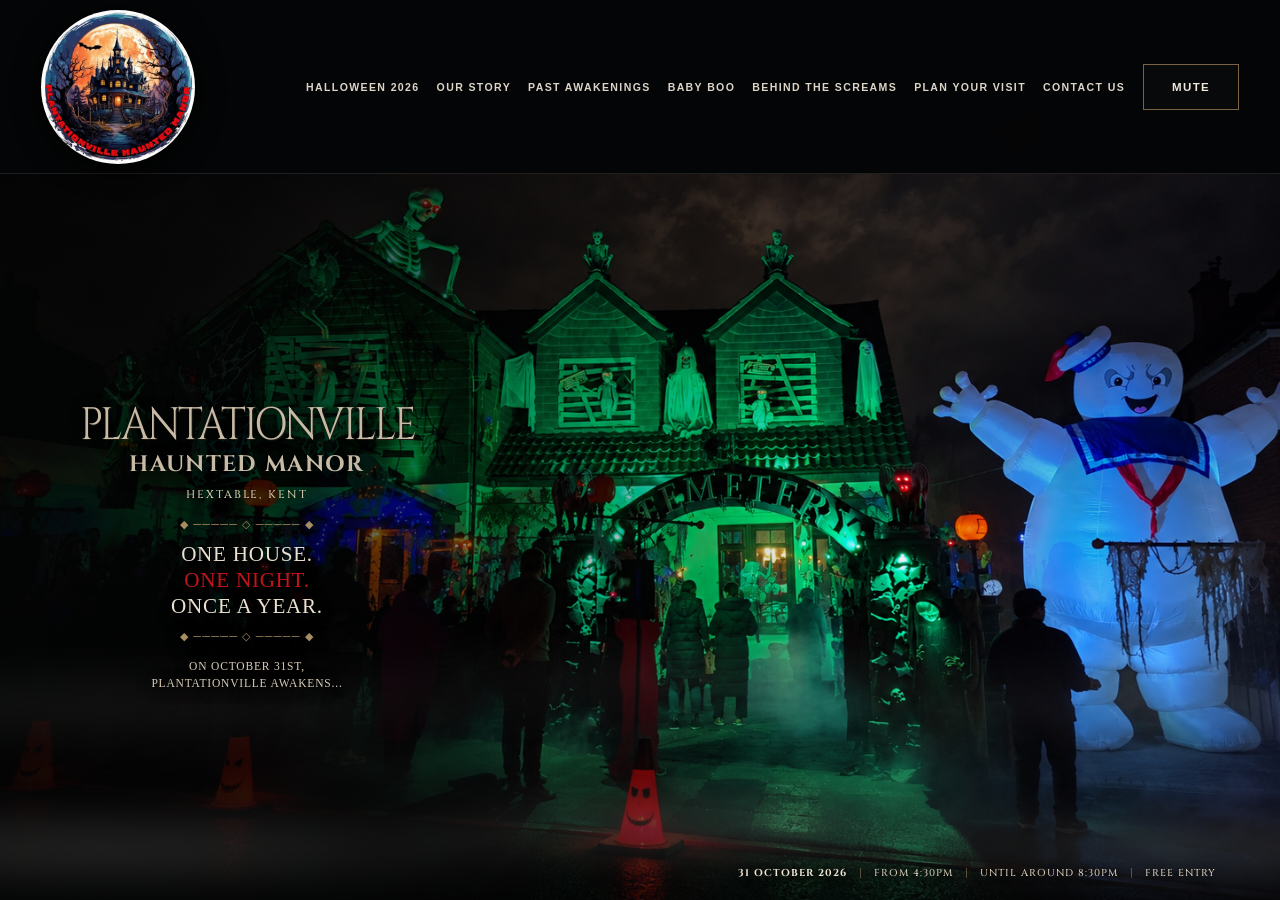
<file: index.html>
<!doctype html><html lang="en-GB"><head><meta charset="utf-8"><meta name="viewport" content="width=device-width,initial-scale=1">
<title>PlantationVille Haunted Manor | Halloween in Hextable, Kent</title><meta name="description" content="Official site of PlantationVille Haunted Manor, a free family Halloween haunt in Hextable, Kent. One night only on 31 October, from 4:30pm."><link rel="icon" href="assets/plantationville-logo.png"><link rel="stylesheet" href="style.css"><link rel="stylesheet" href="home.css"><link rel="canonical" href="https://www.plantationvillehauntedmanor.co.uk/"><meta name="robots" content="index,follow,max-image-preview:large"><meta property="og:site_name" content="PlantationVille Haunted Manor"><meta property="og:type" content="website"><meta property="og:title" content="PlantationVille Haunted Manor | Halloween in Hextable, Kent"><meta property="og:description" content="Official site of PlantationVille Haunted Manor, a free family Halloween haunt in Hextable, Kent. One night only on 31 October, from 4:30pm."><meta property="og:url" content="https://www.plantationvillehauntedmanor.co.uk/"><meta property="og:image" content="https://www.plantationvillehauntedmanor.co.uk/assets/hero-locked.png"><meta name="twitter:card" content="summary_large_image"><meta name="application-name" content="PlantationVille Haunted Manor"><meta name="apple-mobile-web-app-title" content="PlantationVille"><link rel="apple-touch-icon" href="assets/plantationville-logo.png"><script type="application/ld+json">{"@context":"https://schema.org","@type":"TouristAttraction","@id":"https://www.plantationvillehauntedmanor.co.uk/#plantationville","name":"PlantationVille Haunted Manor","alternateName":["Plantationville Haunted Manor","PlantationVille"],"url":"https://www.plantationvillehauntedmanor.co.uk/","description":"A free, family-friendly home Halloween haunt in Hextable, Kent, featuring The Manor and Baby Boo, with mysterious and fantasy-style Halloween displays. Open one night each year on 31 October.","image":"https://www.plantationvillehauntedmanor.co.uk/assets/hero-locked.png","logo":"https://www.plantationvillehauntedmanor.co.uk/assets/plantationville-logo.png","isAccessibleForFree":true,"address":{"@type":"PostalAddress","addressLocality":"Hextable","addressRegion":"Kent","postalCode":"BR8 7SA","addressCountry":"GB"},"sameAs":["https://www.facebook.com/profile.php?id=61552765491682"]}</script><link rel="manifest" href="site.webmanifest"></head>
<body class="home-v11">
<audio id="hauntAudio" preload="auto" autoplay loop><source src="assets/plantationville-main-street.mp3" type="audio/mpeg"></audio>
<header class="site-header"><div class="wrap site-nav"><a class="brand" href="index.html" aria-label="PlantationVille home"><img src="assets/plantationville-logo.png" alt="PlantationVille Haunted Manor logo"></a><button class="menu-toggle" id="menuToggle">MENU</button><nav class="navlinks" id="navLinks"><a href="halloween-2026.html">HALLOWEEN 2026</a><a href="about.html">OUR STORY</a><a href="on-the-night.html">PAST AWAKENINGS</a><a href="baby-boo.html">BABY BOO</a><a href="boo-crew.html">BEHIND THE SCREAMS</a><a href="visiting.html">PLAN YOUR VISIT</a><a href="contact.html">CONTACT US</a></nav><button class="sound" id="soundToggle">MUTE</button></div></header>
<main class="home-stage"><h1 class="seo-page-title">PlantationVille Haunted Manor</h1>
<section class="poster-hero" aria-label="PlantationVille Haunted Manor Halloween 2026">
  <img class="poster-photo" src="assets/hero-locked.png" alt="PlantationVille Haunted Manor illuminated for Halloween with visitors outside">
  <div class="poster-shade"></div><div class="poster-mist mist-a"></div><div class="poster-mist mist-b"></div><div class="poster-copy">
    <div class="manor-title"><span>PLANTATIONVILLE</span><strong>HAUNTED MANOR</strong></div>
    <div class="place">HEXTABLE, KENT</div><div class="ornament">◆ ───── ◇ ───── ◆</div>
    <div class="promise"><span>ONE HOUSE.</span><em>ONE NIGHT.</em><span>ONCE A YEAR.</span></div>
    <div class="ornament">◆ ───── ◇ ───── ◆</div>
    <p class="awakens">ON OCTOBER 31ST,<br>PLANTATIONVILLE AWAKENS...</p>
  </div>
  <div class="event-strip"><strong>31 OCTOBER 2026</strong><span>FROM 4:30PM</span><span>UNTIL AROUND 8:30PM</span><span>FREE ENTRY</span></div>
</section>
</main><script src="site.js"></script><script src="home.js"></script></body></html>
</file>
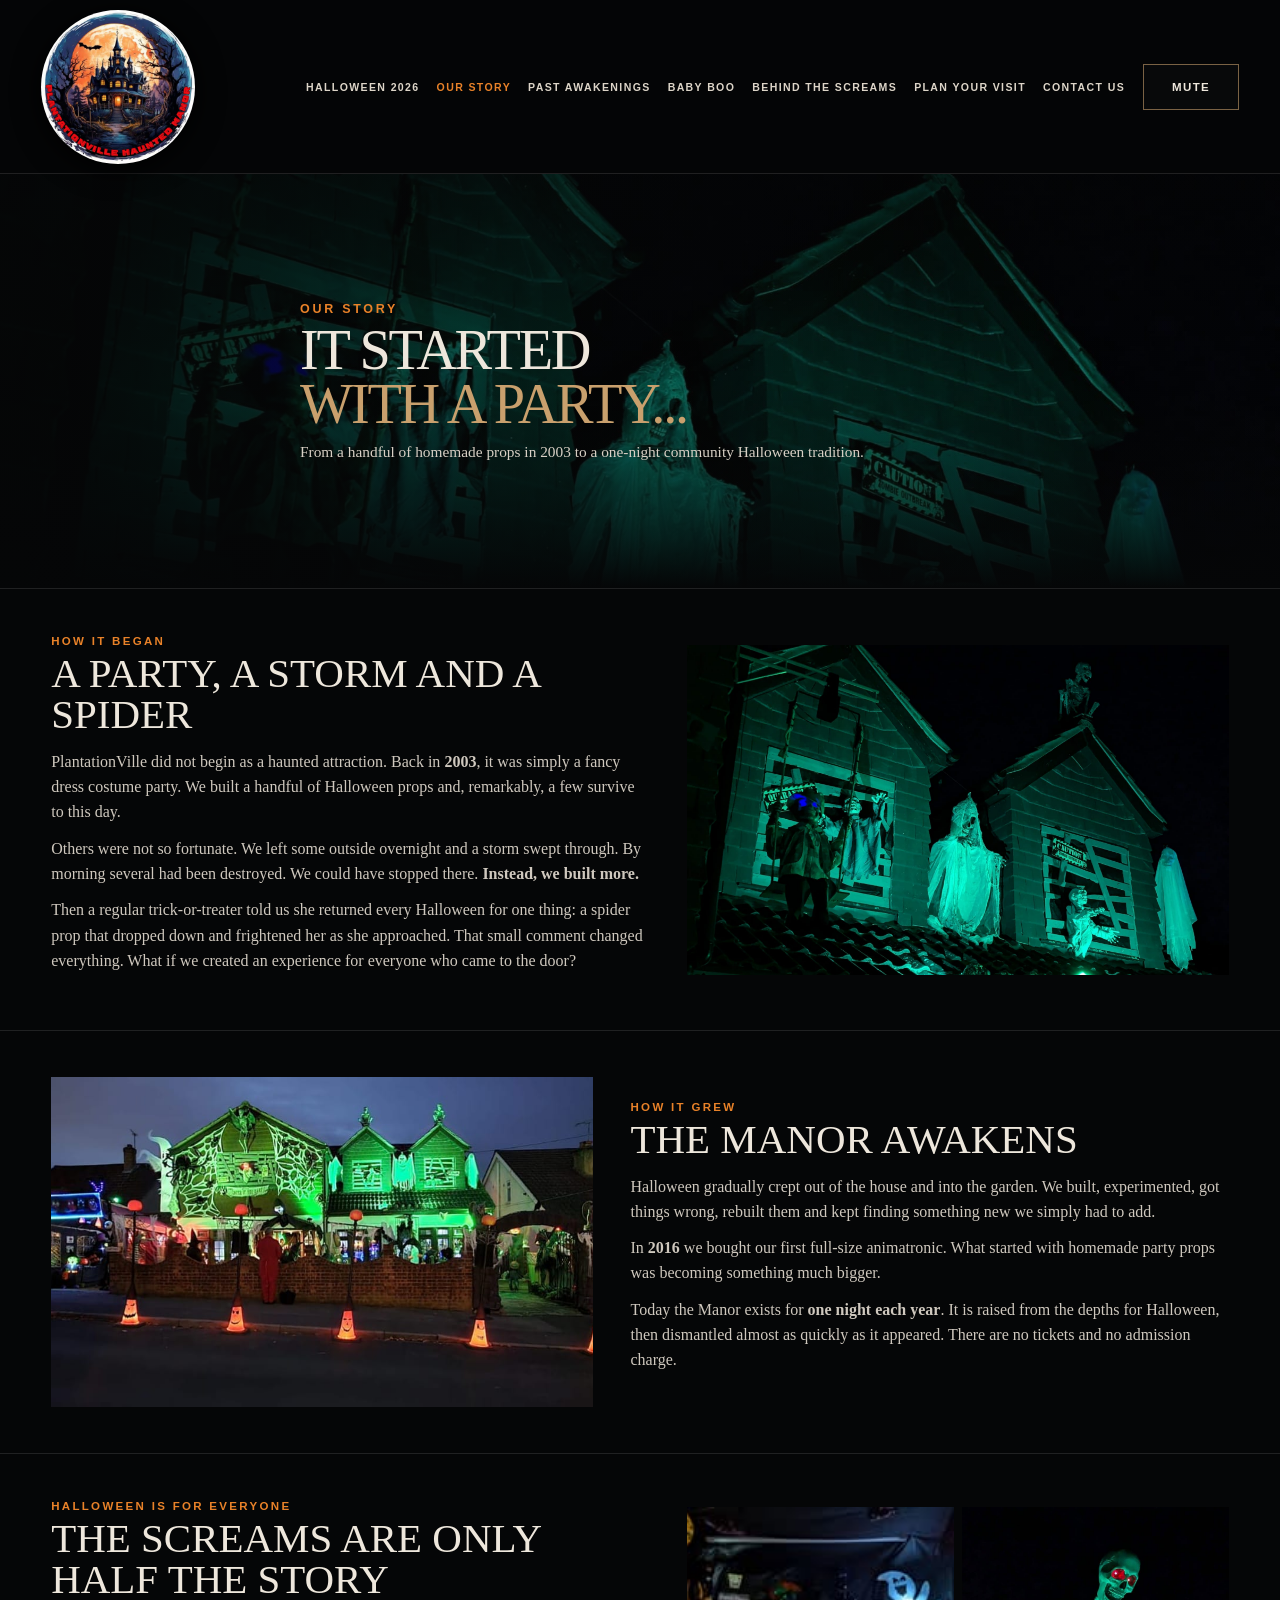
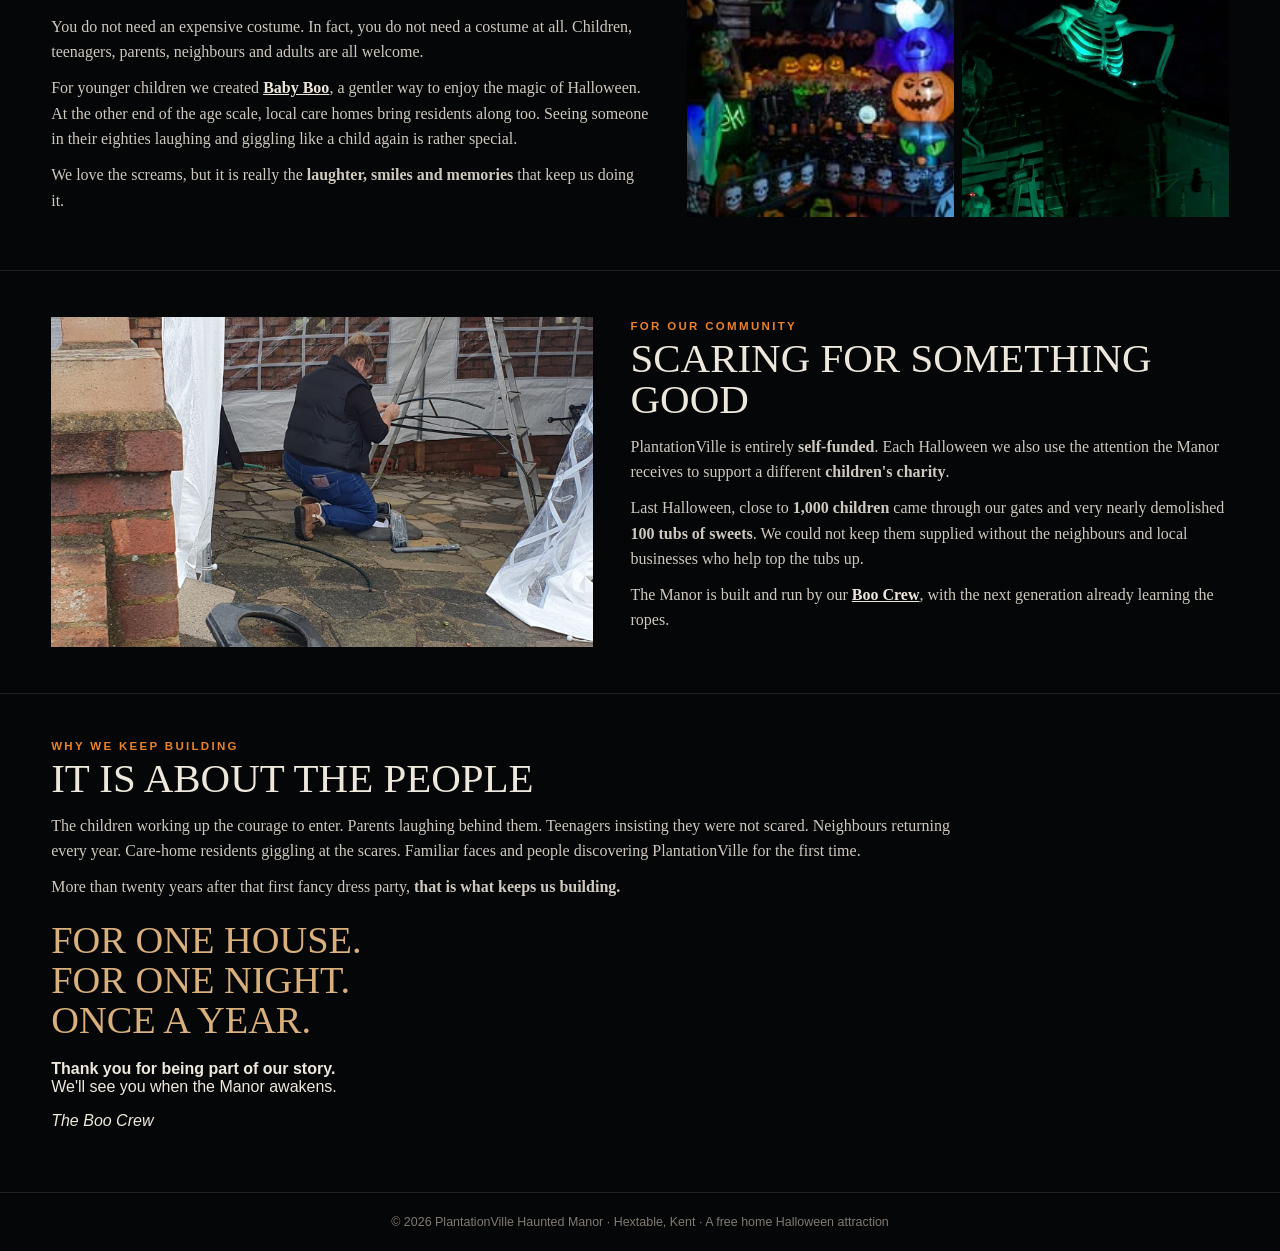
<file: about.html>
<!doctype html><html lang="en-GB"><head><meta charset="utf-8"><meta name="viewport" content="width=device-width,initial-scale=1"><title>Our Story | PlantationVille Haunted Manor, Hextable</title><meta name="description" content="Discover how a 2003 fancy dress party grew into PlantationVille Haunted Manor, a free annual Halloween haunt in Hextable, Kent."><link rel="icon" href="assets/plantationville-logo.png"><link rel="stylesheet" href="style.css"><link rel="canonical" href="https://www.plantationvillehauntedmanor.co.uk/about.html"><meta name="robots" content="index,follow,max-image-preview:large"><meta property="og:site_name" content="PlantationVille Haunted Manor"><meta property="og:type" content="website"><meta property="og:title" content="Our Story | PlantationVille Haunted Manor, Hextable"><meta property="og:description" content="Discover how a 2003 fancy dress party grew into PlantationVille Haunted Manor, a free annual Halloween haunt in Hextable, Kent."><meta property="og:url" content="https://www.plantationvillehauntedmanor.co.uk/about.html"><meta property="og:image" content="https://www.plantationvillehauntedmanor.co.uk/assets/full-frontage.jpg"><meta name="twitter:card" content="summary_large_image"><meta name="application-name" content="PlantationVille Haunted Manor"><meta name="apple-mobile-web-app-title" content="PlantationVille"><link rel="apple-touch-icon" href="assets/plantationville-logo.png"><script type="application/ld+json">{"@context":"https://schema.org","@type":"WebPage","@id":"https://www.plantationvillehauntedmanor.co.uk/about.html#webpage","url":"https://www.plantationvillehauntedmanor.co.uk/about.html","name":"Our Story | PlantationVille Haunted Manor, Hextable","description":"Discover how a 2003 fancy dress party grew into PlantationVille Haunted Manor, a free annual Halloween haunt in Hextable, Kent.","isPartOf":{"@type":"WebSite","@id":"https://www.plantationvillehauntedmanor.co.uk/#website","url":"https://www.plantationvillehauntedmanor.co.uk/","name":"PlantationVille Haunted Manor"},"about":{"@id":"https://www.plantationvillehauntedmanor.co.uk/#plantationville"}}</script><link rel="manifest" href="site.webmanifest"></head><body><audio id="hauntAudio" preload="auto" autoplay loop><source src="assets/plantationville-main-street.mp3" type="audio/mpeg"></audio><header class="site-header"><div class="wrap site-nav"><a class="brand" href="index.html" aria-label="PlantationVille home"><img src="assets/plantationville-logo.png" alt="PlantationVille Haunted Manor logo"></a><button class="menu-toggle" id="menuToggle">MENU</button><nav class="navlinks" id="navLinks"><a href="halloween-2026.html">HALLOWEEN 2026</a><a class="active" href="about.html">OUR STORY</a><a href="on-the-night.html">PAST AWAKENINGS</a><a href="baby-boo.html">BABY BOO</a><a href="boo-crew.html">BEHIND THE SCREAMS</a><a href="visiting.html">PLAN YOUR VISIT</a><a href="contact.html">CONTACT US</a></nav><button class="sound" id="soundToggle">MUTE</button></div></header><main>
<section class="page-hero about"><div class="wrap hero-copy"><div class="eyebrow">Our Story</div><h1>It Started<br><span>With A Party...</span></h1><p>From a handful of homemade props in 2003 to a one-night community Halloween tradition.</p></div></section>
<section class="band"><div class="wrap story-feature"><div class="story-copy"><div class="section-kicker">How It Began</div><h2 class="section-title">A Party, A Storm And A Spider</h2><p>PlantationVille did not begin as a haunted attraction. Back in <strong>2003</strong>, it was simply a fancy dress costume party. We built a handful of Halloween props and, remarkably, a few survive to this day.</p><p>Others were not so fortunate. We left some outside overnight and a storm swept through. By morning several had been destroyed. We could have stopped there. <strong>Instead, we built more.</strong></p><p>Then a regular trick-or-treater told us she returned every Halloween for one thing: a spider prop that dropped down and frightened her as she approached. That small comment changed everything. What if we created an experience for everyone who came to the door?</p></div><img src="assets/gallery-17.jpg" alt="PlantationVille Halloween display at night"></div></section>
<section class="band"><div class="wrap story-feature reverse"><div class="story-copy"><div class="section-kicker">How It Grew</div><h2 class="section-title">The Manor Awakens</h2><p>Halloween gradually crept out of the house and into the garden. We built, experimented, got things wrong, rebuilt them and kept finding something new we simply had to add.</p><p>In <strong>2016</strong> we bought our first full-size animatronic. What started with homemade party props was becoming something much bigger.</p><p>Today the Manor exists for <strong>one night each year</strong>. It is raised from the depths for Halloween, then dismantled almost as quickly as it appeared. There are no tickets and no admission charge.</p></div><img src="assets/full-frontage.jpg" alt="The full PlantationVille Haunted Manor frontage illuminated on Halloween night"></div></section>
<section class="band"><div class="wrap story-feature"><div class="story-copy"><div class="section-kicker">Halloween Is For Everyone</div><h2 class="section-title">The Screams Are Only Half The Story</h2><p>You do not need an expensive costume. In fact, you do not need a costume at all. Children, teenagers, parents, neighbours and adults are all welcome.</p><p>For younger children we created <a href="baby-boo.html"><strong>Baby Boo</strong></a>, a gentler way to enjoy the magic of Halloween. At the other end of the age scale, local care homes bring residents along too. Seeing someone in their eighties laughing and giggling like a child again is rather special.</p><p>We love the screams, but it is really the <strong>laughter, smiles and memories</strong> that keep us doing it.</p></div><div class="story-mini-gallery"><img src="assets/babyboo-1.png" alt="Colourful Baby Boo Halloween display"><img src="assets/night-wide-1.png" alt="Visitors enjoying PlantationVille on Halloween night"></div></div></section>
<section class="band"><div class="wrap story-feature reverse"><div class="story-copy"><div class="section-kicker">For Our Community</div><h2 class="section-title">Scaring For Something Good</h2><p>PlantationVille is entirely <strong>self-funded</strong>. Each Halloween we also use the attention the Manor receives to support a different <strong>children's charity</strong>.</p><p>Last Halloween, close to <strong>1,000 children</strong> came through our gates and very nearly demolished <strong>100 tubs of sweets</strong>. We could not keep them supplied without the neighbours and local businesses who help top the tubs up.</p><p>The Manor is built and run by our <a href="boo-crew.html"><strong>Boo Crew</strong></a>, with the next generation already learning the ropes.</p></div><img src="assets/boo-crew-3.jpg" alt="The Boo Crew preparing PlantationVille"></div></section>
<section class="band story-finale"><div class="wrap"><div class="section-kicker">Why We Keep Building</div><h2 class="section-title">It Is About The People</h2><p class="story-final-text">The children working up the courage to enter. Parents laughing behind them. Teenagers insisting they were not scared. Neighbours returning every year. Care-home residents giggling at the scares. Familiar faces and people discovering PlantationVille for the first time.</p><p class="story-final-text">More than twenty years after that first fancy dress party, <strong>that is what keeps us building.</strong></p><p class="story-closing">For one house.<br>For one night.<br>Once a year.</p><p><strong>Thank you for being part of our story.</strong><br>We'll see you when the Manor awakens.</p><p><em>The Boo Crew</em></p></div></section>
</main><footer><div class="wrap">© 2026 PlantationVille Haunted Manor · Hextable, Kent · A free home Halloween attraction</div></footer><script src="media-catalog.js"></script><script src="site.js"></script></body></html>
</file>
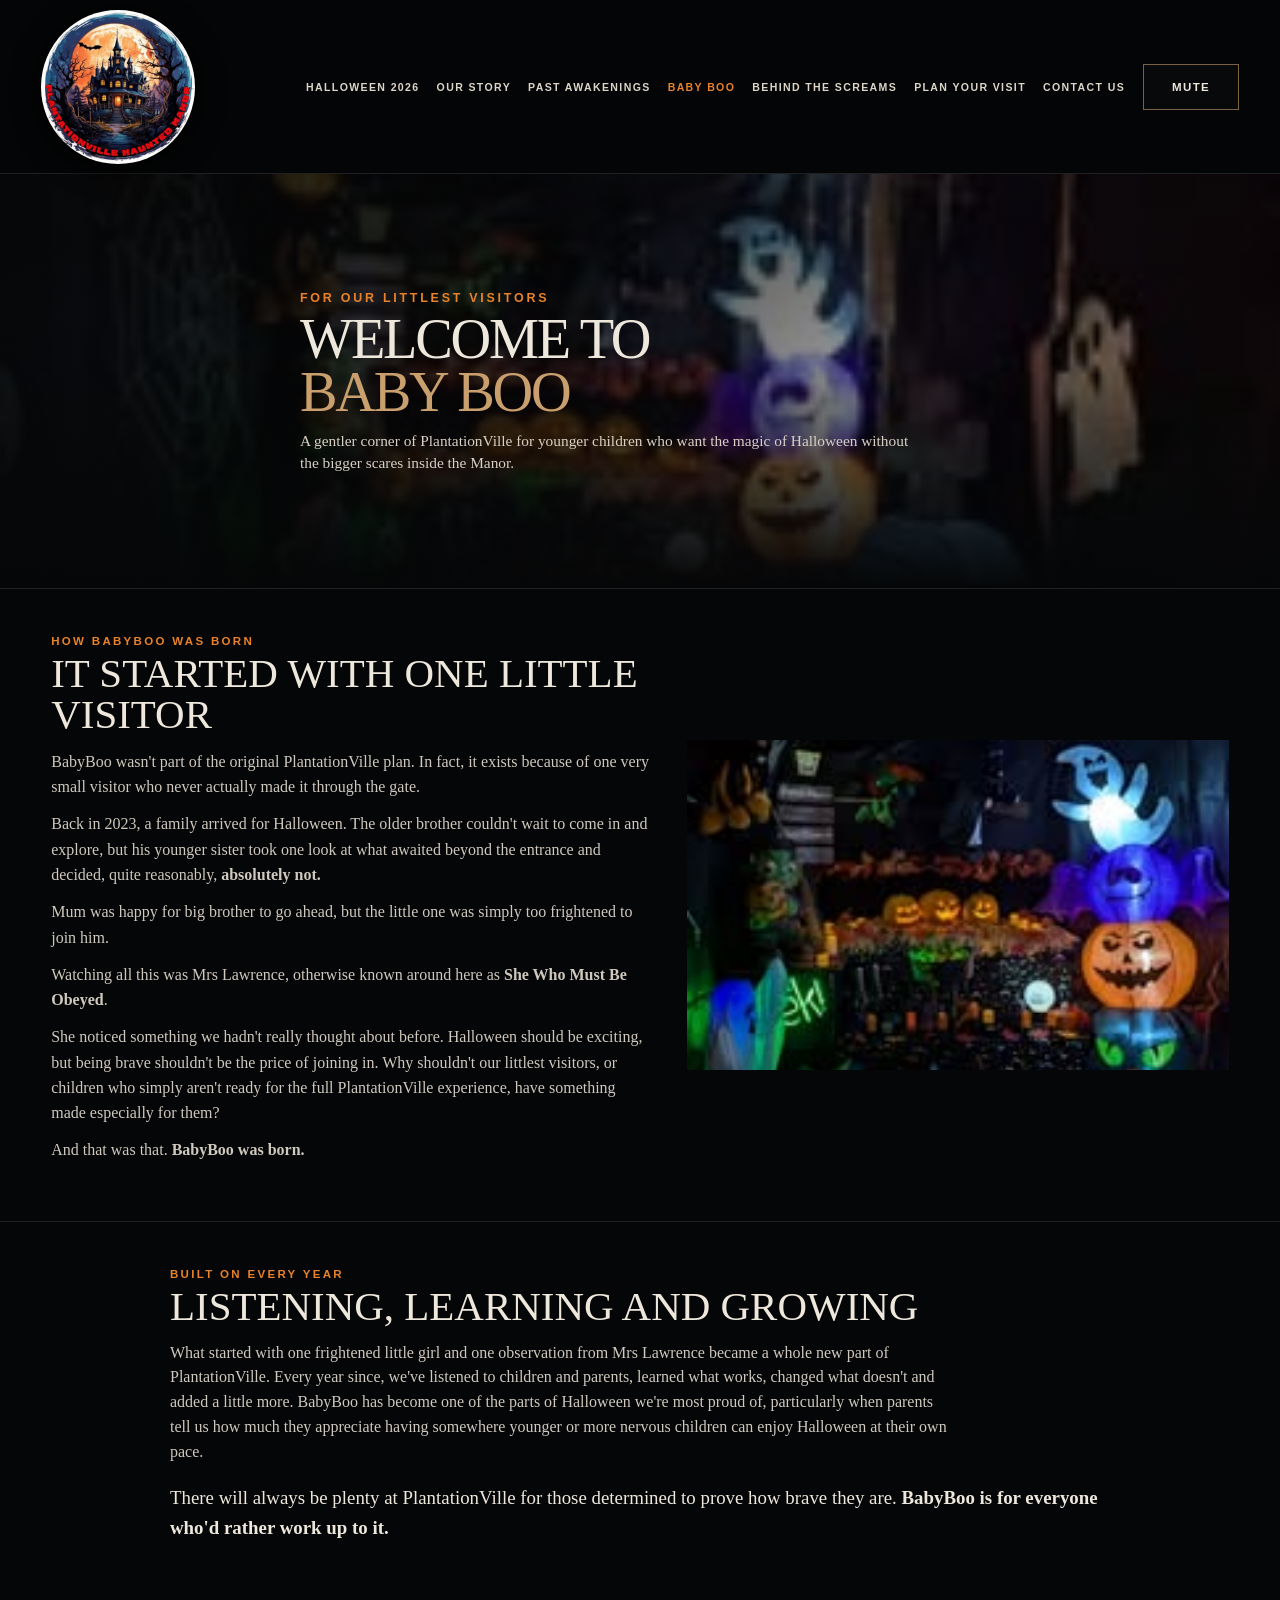
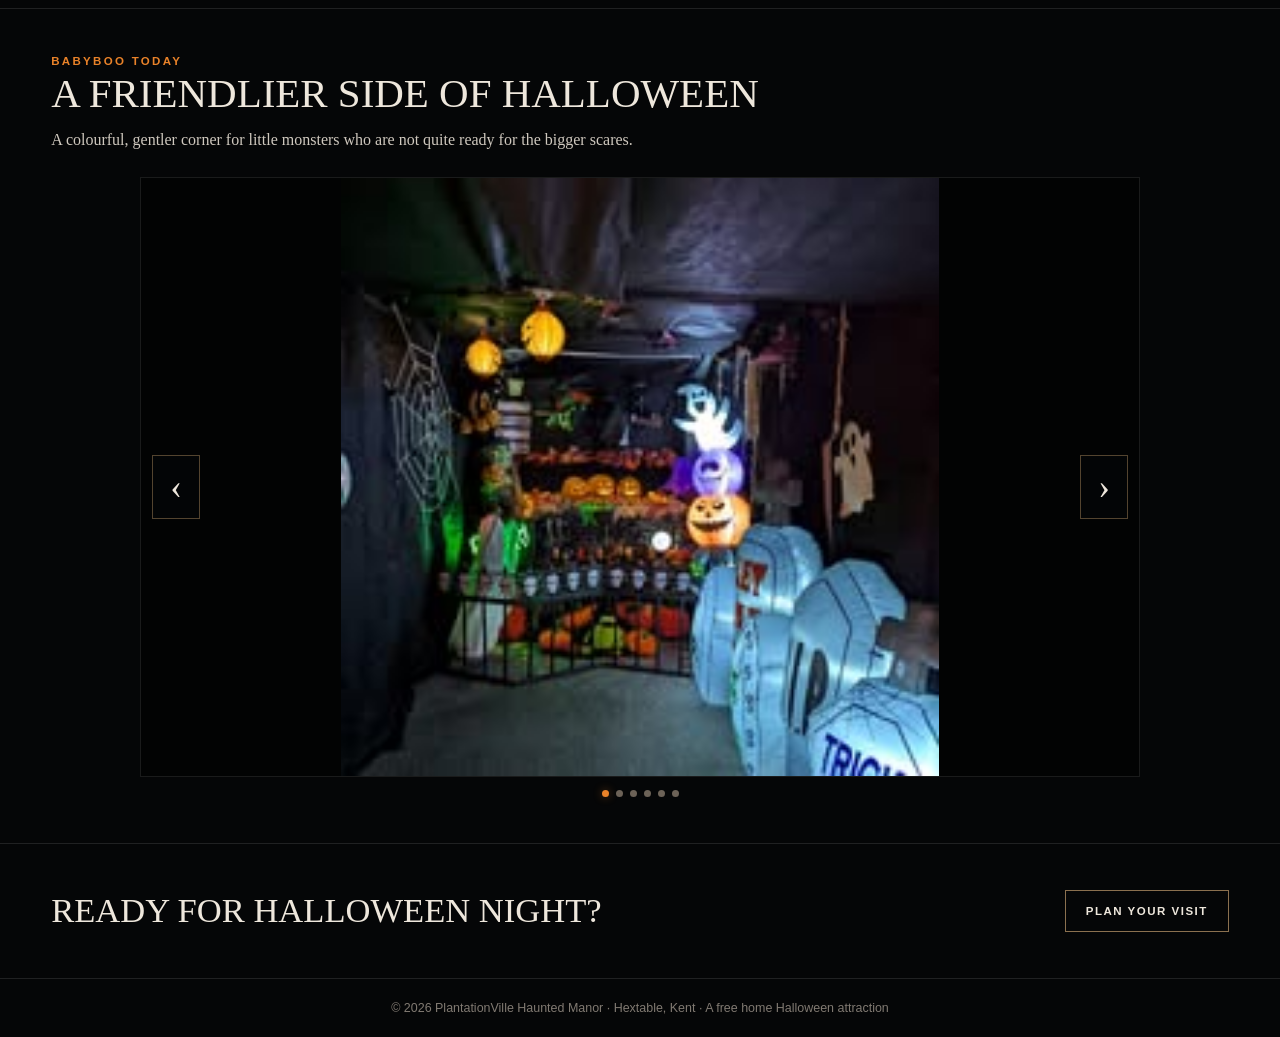
<file: baby-boo.html>
<!DOCTYPE html>

<html lang="en-GB"><head><meta charset="utf-8"/><meta content="width=device-width,initial-scale=1" name="viewport"/><title>Baby Boo | PlantationVille Haunted Manor, Hextable</title><meta content="Baby Boo, PlantationVille's gentler Halloween experience for younger visitors in Hextable, Kent." name="description"/><link href="assets/plantationville-logo.png" rel="icon"/><link href="style.css" rel="stylesheet"/><link rel="canonical" href="https://www.plantationvillehauntedmanor.co.uk/baby-boo.html"><meta name="robots" content="index,follow,max-image-preview:large"><meta property="og:site_name" content="PlantationVille Haunted Manor"><meta property="og:type" content="website"><meta property="og:title" content="Baby Boo | PlantationVille Haunted Manor, Hextable"><meta property="og:description" content="Meet Baby Boo, the gentler Halloween experience for younger children at PlantationVille Haunted Manor in Hextable, Kent."><meta property="og:url" content="https://www.plantationvillehauntedmanor.co.uk/baby-boo.html"><meta property="og:image" content="https://www.plantationvillehauntedmanor.co.uk/assets/babyboo-1.png"><meta name="twitter:card" content="summary_large_image"><meta name="application-name" content="PlantationVille Haunted Manor"><meta name="apple-mobile-web-app-title" content="PlantationVille"><link rel="apple-touch-icon" href="assets/plantationville-logo.png"><script type="application/ld+json">{"@context":"https://schema.org","@type":"TouristAttraction","@id":"https://www.plantationvillehauntedmanor.co.uk/baby-boo.html#baby-boo","name":"Baby Boo at PlantationVille Haunted Manor","url":"https://www.plantationvillehauntedmanor.co.uk/baby-boo.html","description":"A gentler Halloween experience for younger children, part of PlantationVille Haunted Manor in Hextable, Kent.","isPartOf":{"@id":"https://www.plantationvillehauntedmanor.co.uk/#plantationville"},"image":"https://www.plantationvillehauntedmanor.co.uk/assets/babyboo-1.png"}</script><link rel="manifest" href="site.webmanifest"></head><body><audio autoplay="" data-track="babyboo" id="hauntAudio" loop="" preload="auto"><source src="assets/baby-boo-pumpkin-song.mp3" type="audio/mpeg"/></audio><header class="site-header"><div class="wrap site-nav"><a aria-label="PlantationVille home" class="brand" href="index.html"><img alt="PlantationVille Haunted Manor logo" src="assets/plantationville-logo.png"/></a><button class="menu-toggle" id="menuToggle">MENU</button><nav class="navlinks" id="navLinks"><a href="halloween-2026.html">HALLOWEEN 2026</a><a href="about.html">OUR STORY</a><a href="on-the-night.html">PAST AWAKENINGS</a><a class="active" href="baby-boo.html">BABY BOO</a><a href="boo-crew.html">BEHIND THE SCREAMS</a><a href="visiting.html">PLAN YOUR VISIT</a><a href="contact.html">CONTACT US</a></nav><button class="sound" id="soundToggle">MUTE</button></div></header><main>
<section class="page-hero baby"><div class="wrap hero-copy"><div class="eyebrow">For Our Littlest Visitors</div><h1>Welcome To<br/><span>Baby Boo</span></h1><p>A gentler corner of PlantationVille for younger children who want the magic of Halloween without the bigger scares inside the Manor.</p></div></section>
<section class="band babyboo-origin"><div class="wrap story-feature"><div class="story-copy"><div class="section-kicker">How BabyBoo Was Born</div><h2 class="section-title">It Started With One Little Visitor</h2><p>BabyBoo wasn't part of the original PlantationVille plan. In fact, it exists because of one very small visitor who never actually made it through the gate.</p><p>Back in 2023, a family arrived for Halloween. The older brother couldn't wait to come in and explore, but his younger sister took one look at what awaited beyond the entrance and decided, quite reasonably, <strong>absolutely not.</strong></p><p>Mum was happy for big brother to go ahead, but the little one was simply too frightened to join him.</p><p>Watching all this was Mrs Lawrence, otherwise known around here as <strong>She Who Must Be Obeyed</strong>.</p><p>She noticed something we hadn't really thought about before. Halloween should be exciting, but being brave shouldn't be the price of joining in. Why shouldn't our littlest visitors, or children who simply aren't ready for the full PlantationVille experience, have something made especially for them?</p><p>And that was that. <strong>BabyBoo was born.</strong></p></div><img alt="BabyBoo, PlantationVille's gentler Halloween area for younger visitors" src="assets/babyboo-1.png"/></div></section>
<section class="band babyboo-history"><div class="wrap"><div class="section-kicker">Built On Every Year</div><h2 class="section-title">Listening, Learning And Growing</h2><p class="section-intro">What started with one frightened little girl and one observation from Mrs Lawrence became a whole new part of PlantationVille. Every year since, we've listened to children and parents, learned what works, changed what doesn't and added a little more. BabyBoo has become one of the parts of Halloween we're most proud of, particularly when parents tell us how much they appreciate having somewhere younger or more nervous children can enjoy Halloween at their own pace.</p><p class="babyboo-punch">There will always be plenty at PlantationVille for those determined to prove how brave they are. <strong>BabyBoo is for everyone who'd rather work up to it.</strong></p></div></section>
<section class="band babyboo-showcase"><div class="wrap"><div class="section-kicker">BabyBoo Today</div><h2 class="section-title">A Friendlier Side Of Halloween</h2><p class="section-intro">A colourful, gentler corner for little monsters who are not quite ready for the bigger scares.</p><div class="memory-carousel baby-memory" data-carousel="" data-delay="5000" data-media-category="baby-boo"><button aria-label="Previous item" class="carousel-arrow prev" type="button">‹</button><div class="carousel-stage"></div><button aria-label="Next item" class="carousel-arrow next" type="button">›</button><div aria-hidden="true" class="carousel-dots"></div></div></div></section>
<section class="band"><div class="wrap cta"><strong>Ready for Halloween night?</strong><a class="btn" href="visiting.html">PLAN YOUR VISIT</a></div></section></main><footer><div class="wrap">© 2026 PlantationVille Haunted Manor · Hextable, Kent · A free home Halloween attraction</div></footer><script src="media-catalog.js"></script><script src="site.js"></script></body></html>
</file>
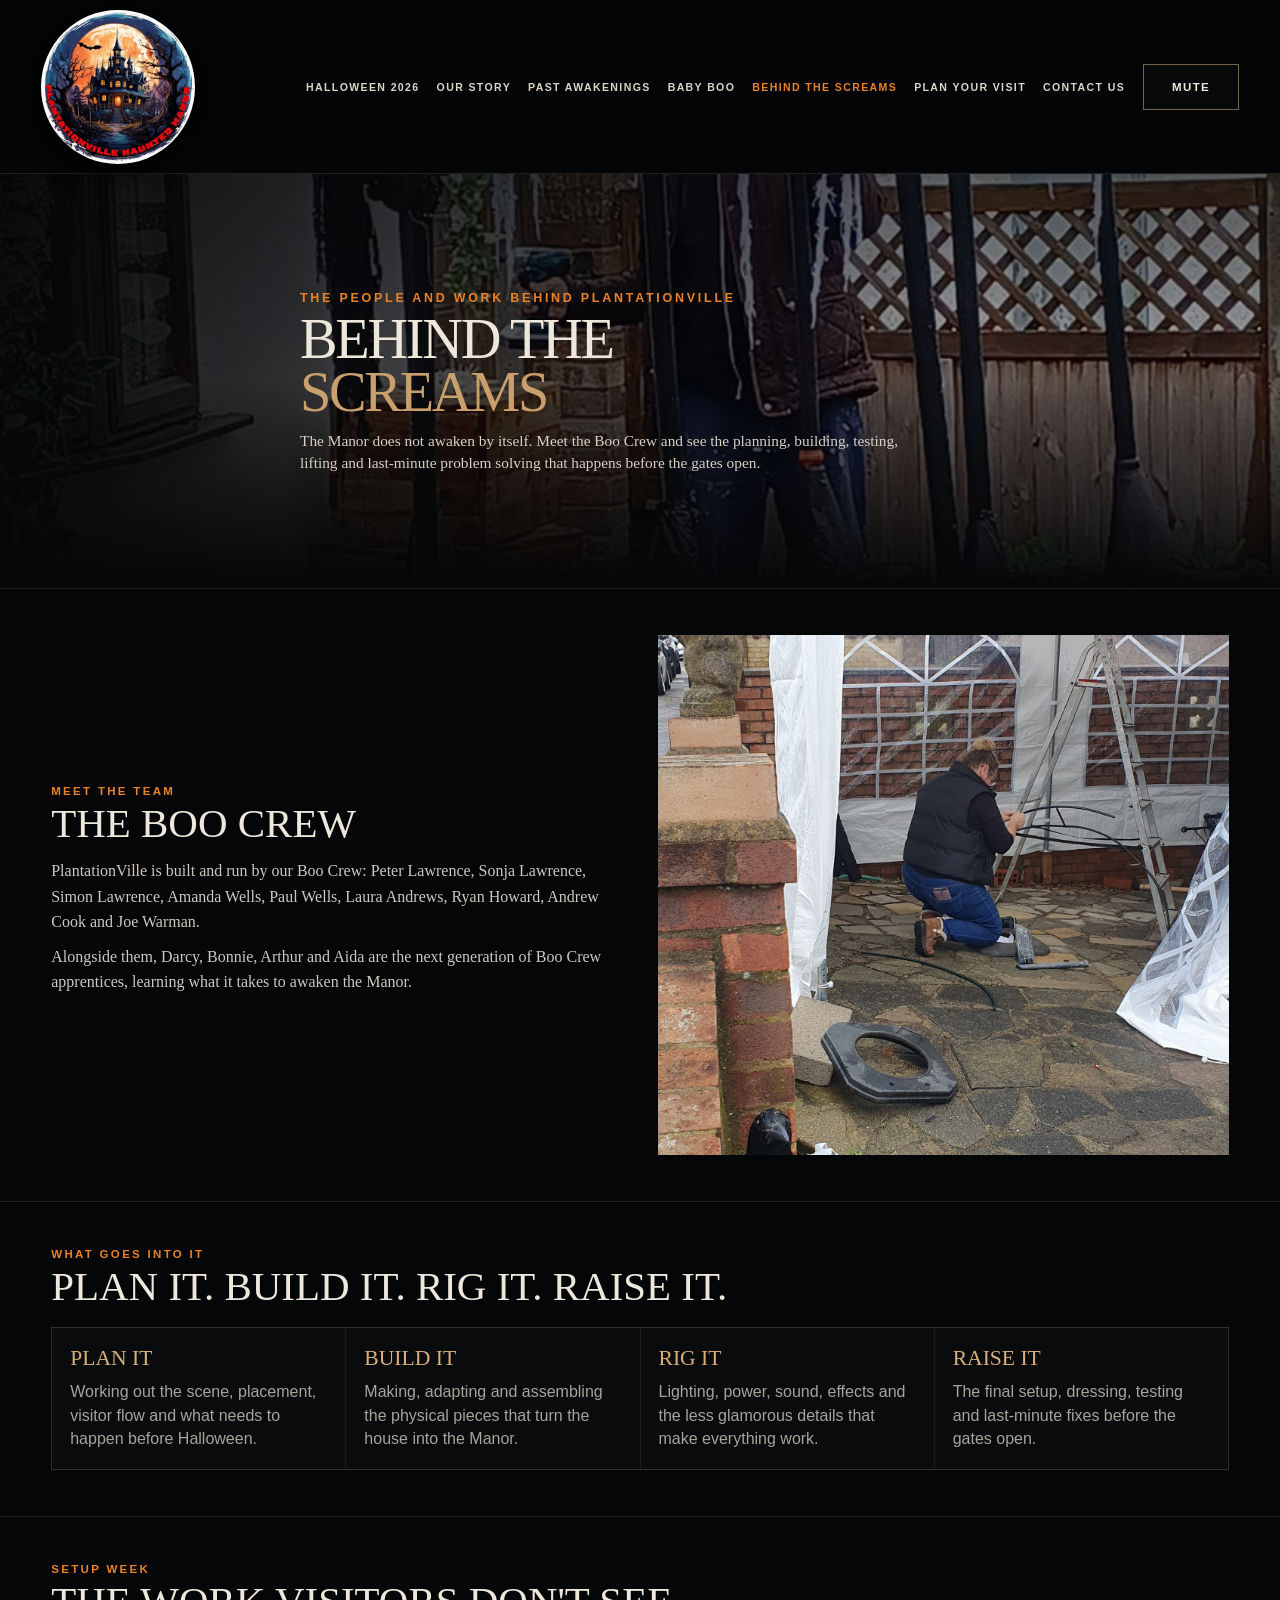
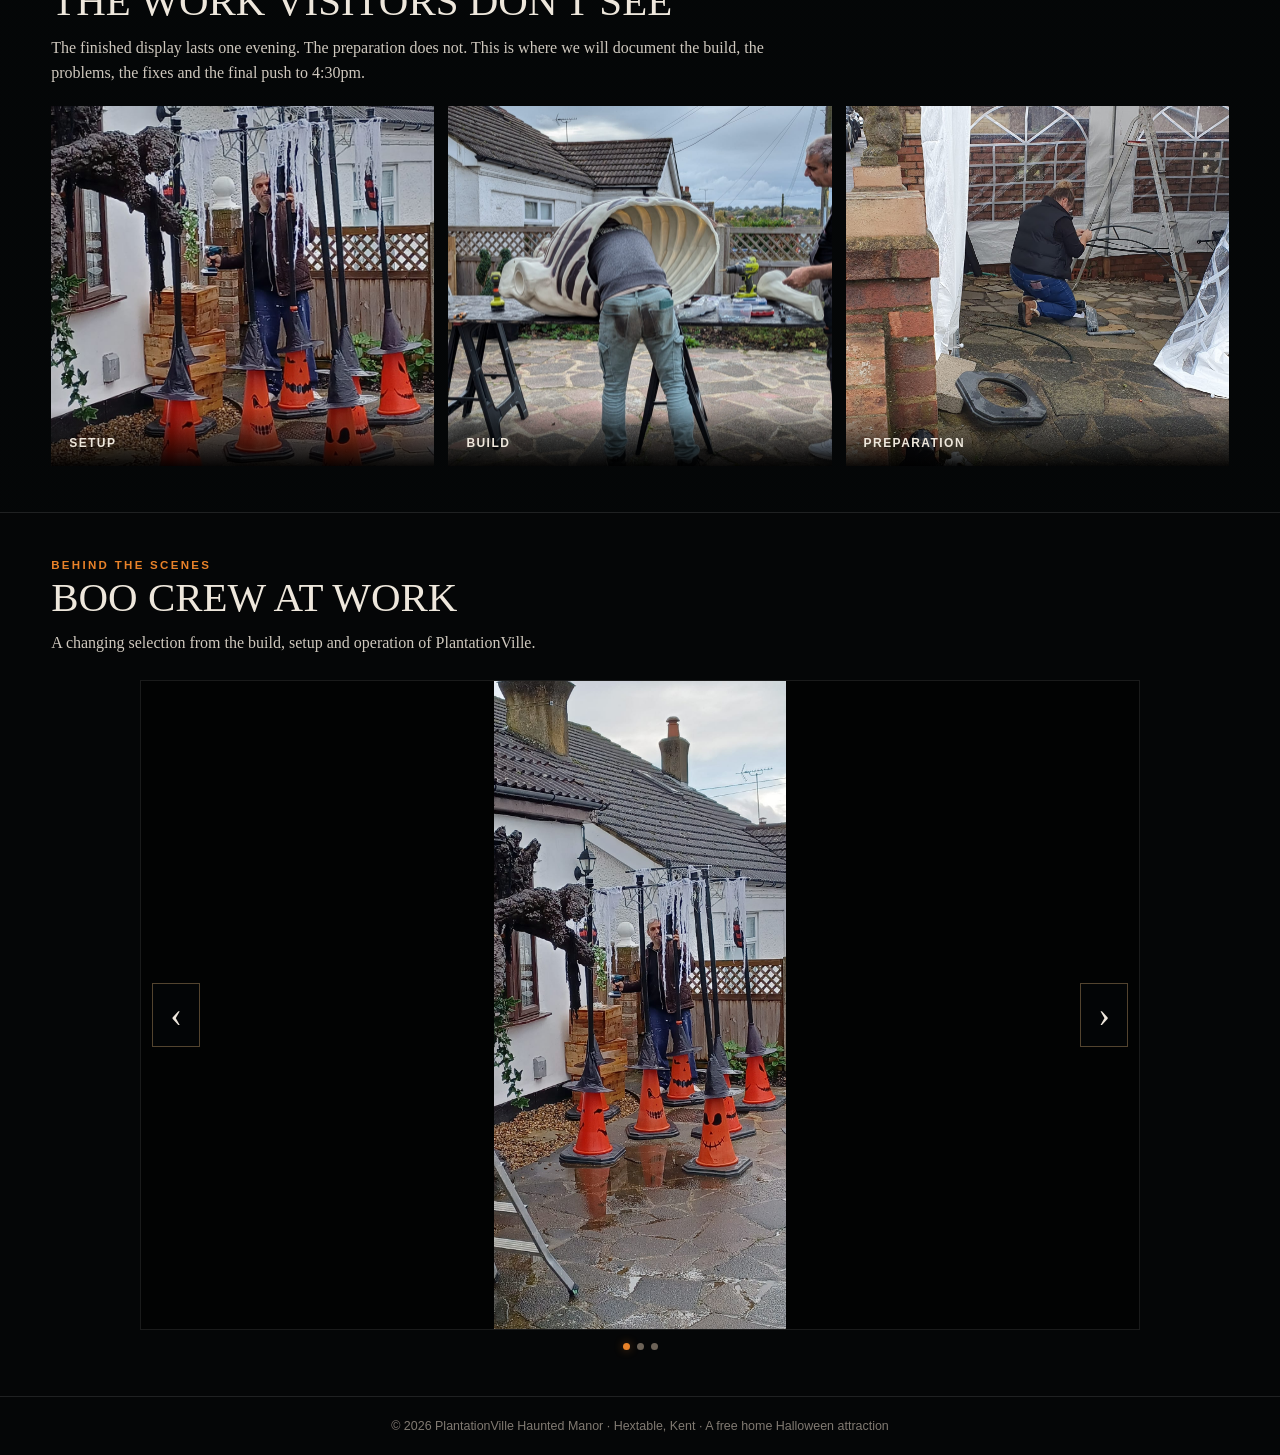
<file: boo-crew.html>
<!DOCTYPE html>

<html lang="en-GB"><head><meta charset="utf-8"/><meta content="width=device-width,initial-scale=1" name="viewport"/><title>Behind the Screams | PlantationVille Haunted Manor</title><meta name="description" content="Meet the Boo Crew behind PlantationVille Haunted Manor and see the planning, building and preparation that brings the Hextable haunt to life."><link href="assets/plantationville-logo.png" rel="icon"/><link href="style.css" rel="stylesheet"/><link rel="canonical" href="https://www.plantationvillehauntedmanor.co.uk/boo-crew.html"><meta name="robots" content="index,follow,max-image-preview:large"><meta property="og:site_name" content="PlantationVille Haunted Manor"><meta property="og:type" content="website"><meta property="og:title" content="Behind the Screams | PlantationVille Haunted Manor"><meta property="og:description" content="Meet the Boo Crew behind PlantationVille Haunted Manor and see the planning, building and preparation that brings the Hextable haunt to life."><meta property="og:url" content="https://www.plantationvillehauntedmanor.co.uk/boo-crew.html"><meta property="og:image" content="https://www.plantationvillehauntedmanor.co.uk/assets/boo-crew-3.jpg"><meta name="twitter:card" content="summary_large_image"><meta name="application-name" content="PlantationVille Haunted Manor"><meta name="apple-mobile-web-app-title" content="PlantationVille"><link rel="apple-touch-icon" href="assets/plantationville-logo.png"><script type="application/ld+json">{"@context":"https://schema.org","@type":"WebPage","@id":"https://www.plantationvillehauntedmanor.co.uk/boo-crew.html#webpage","url":"https://www.plantationvillehauntedmanor.co.uk/boo-crew.html","name":"Behind the Screams | PlantationVille Haunted Manor","description":"Meet the Boo Crew behind PlantationVille Haunted Manor and see the planning, building and preparation that brings the Hextable haunt to life.","isPartOf":{"@type":"WebSite","@id":"https://www.plantationvillehauntedmanor.co.uk/#website","url":"https://www.plantationvillehauntedmanor.co.uk/","name":"PlantationVille Haunted Manor"},"about":{"@id":"https://www.plantationvillehauntedmanor.co.uk/#plantationville"}}</script><link rel="manifest" href="site.webmanifest"></head><body><audio autoplay="" id="hauntAudio" loop="" preload="auto"><source src="assets/plantationville-main-street.mp3" type="audio/mpeg"/></audio><header class="site-header"><div class="wrap site-nav"><a aria-label="PlantationVille home" class="brand" href="index.html"><img alt="PlantationVille Haunted Manor logo" src="assets/plantationville-logo.png"/></a><button class="menu-toggle" id="menuToggle">MENU</button><nav class="navlinks" id="navLinks"><a href="halloween-2026.html">HALLOWEEN 2026</a><a href="about.html">OUR STORY</a><a href="on-the-night.html">PAST AWAKENINGS</a><a href="baby-boo.html">BABY BOO</a><a class="active" href="boo-crew.html">BEHIND THE SCREAMS</a><a href="visiting.html">PLAN YOUR VISIT</a><a href="contact.html">CONTACT US</a></nav><button class="sound" id="soundToggle">MUTE</button></div></header><main><section class="page-hero crew"><div class="wrap hero-copy"><div class="eyebrow">The People And Work Behind PlantationVille</div><h1>Behind The<br/><span>Screams</span></h1><p>The Manor does not awaken by itself. Meet the Boo Crew and see the planning, building, testing, lifting and last-minute problem solving that happens before the gates open.</p></div></section>
<section class="band"><div class="wrap story-grid"><div><div class="section-kicker">Meet The Team</div><h2 class="section-title">The Boo Crew</h2><p>PlantationVille is built and run by our Boo Crew: Peter Lawrence, Sonja Lawrence, Simon Lawrence, Amanda Wells, Paul Wells, Laura Andrews, Ryan Howard, Andrew Cook and Joe Warman.</p><p>Alongside them, Darcy, Bonnie, Arthur and Aida are the next generation of Boo Crew apprentices, learning what it takes to awaken the Manor.</p></div><img alt="Boo Crew working on PlantationVille" src="assets/boo-crew-3.jpg"/></div></section>
<section class="band"><div class="wrap"><div class="section-kicker">What Goes Into It</div><h2 class="section-title">Plan It. Build It. Rig It. Raise It.</h2><div class="roles"><div class="role"><h3>Plan It</h3><p>Working out the scene, placement, visitor flow and what needs to happen before Halloween.</p></div><div class="role"><h3>Build It</h3><p>Making, adapting and assembling the physical pieces that turn the house into the Manor.</p></div><div class="role"><h3>Rig It</h3><p>Lighting, power, sound, effects and the less glamorous details that make everything work.</p></div><div class="role"><h3>Raise It</h3><p>The final setup, dressing, testing and last-minute fixes before the gates open.</p></div></div></div></section>
<section class="band dark-photo"><div class="wrap"><div class="section-kicker">Setup Week</div><h2 class="section-title">The Work Visitors Don't See</h2><p class="section-intro">The finished display lasts one evening. The preparation does not. This is where we will document the build, the problems, the fixes and the final push to 4:30pm.</p><div class="diary"><figure><img alt="PlantationVille setup" src="assets/boo-crew-1.jpg"/><figcaption>Setup</figcaption></figure><figure><img alt="PlantationVille build" src="assets/boo-crew-2.jpg"/><figcaption>Build</figcaption></figure><figure><img alt="PlantationVille preparation" src="assets/boo-crew-3.jpg"/><figcaption>Preparation</figcaption></figure></div></div></section><section class="band"><div class="wrap"><div class="section-kicker">Behind The Scenes</div><h2 class="section-title">Boo Crew At Work</h2><p class="section-intro">A changing selection from the build, setup and operation of PlantationVille.</p><div class="memory-carousel" data-carousel="" data-delay="5000" data-media-category="boo-crew"><button aria-label="Previous item" class="carousel-arrow prev" type="button">‹</button><div class="carousel-stage"></div><button aria-label="Next item" class="carousel-arrow next" type="button">›</button><div aria-hidden="true" class="carousel-dots"></div></div></div></section></main><footer><div class="wrap">© 2026 PlantationVille Haunted Manor · Hextable, Kent · A free home Halloween attraction</div></footer><script src="media-catalog.js"></script><script src="site.js"></script></body></html>
</file>
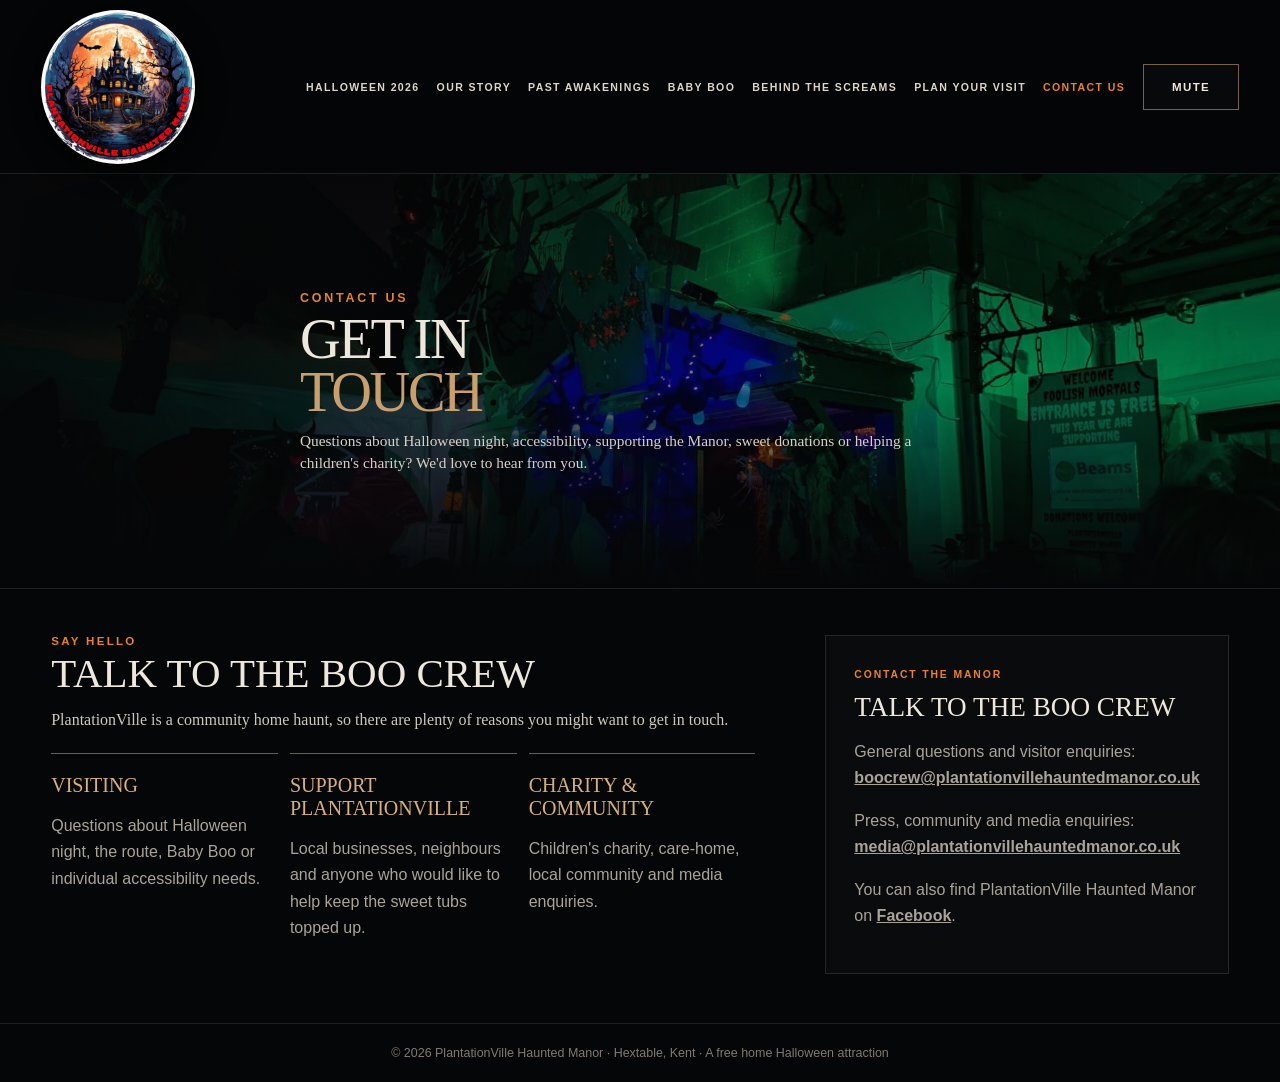
<file: contact.html>
<!doctype html><html lang="en-GB"><head><meta charset="utf-8"><meta name="viewport" content="width=device-width,initial-scale=1"><title>Contact Us | PlantationVille Haunted Manor</title><meta name="description" content="Contact PlantationVille Haunted Manor in Hextable, Kent about Halloween night, accessibility, supporting the Manor or helping a children’s charity."><link rel="icon" href="assets/plantationville-logo.png"><link rel="stylesheet" href="style.css"><link rel="canonical" href="https://www.plantationvillehauntedmanor.co.uk/contact.html"><meta name="robots" content="index,follow,max-image-preview:large"><meta property="og:site_name" content="PlantationVille Haunted Manor"><meta property="og:type" content="website"><meta property="og:title" content="Contact Us | PlantationVille Haunted Manor"><meta property="og:description" content="Contact PlantationVille Haunted Manor in Hextable, Kent about Halloween night, accessibility, supporting the Manor or helping a children’s charity."><meta property="og:url" content="https://www.plantationvillehauntedmanor.co.uk/contact.html"><meta property="og:image" content="https://www.plantationvillehauntedmanor.co.uk/assets/plantationville-logo.png"><meta name="twitter:card" content="summary_large_image"><meta name="application-name" content="PlantationVille Haunted Manor"><meta name="apple-mobile-web-app-title" content="PlantationVille"><link rel="apple-touch-icon" href="assets/plantationville-logo.png"><script type="application/ld+json">{"@context":"https://schema.org","@type":"WebPage","@id":"https://www.plantationvillehauntedmanor.co.uk/contact.html#webpage","url":"https://www.plantationvillehauntedmanor.co.uk/contact.html","name":"Contact Us | PlantationVille Haunted Manor","description":"Contact PlantationVille Haunted Manor in Hextable, Kent about Halloween night, accessibility, supporting the Manor or helping a children’s charity.","isPartOf":{"@type":"WebSite","@id":"https://www.plantationvillehauntedmanor.co.uk/#website","url":"https://www.plantationvillehauntedmanor.co.uk/","name":"PlantationVille Haunted Manor"},"about":{"@id":"https://www.plantationvillehauntedmanor.co.uk/#plantationville"}}</script><link rel="manifest" href="site.webmanifest"></head><body><audio id="hauntAudio" preload="auto" autoplay loop><source src="assets/plantationville-main-street.mp3" type="audio/mpeg"></audio><header class="site-header"><div class="wrap site-nav"><a class="brand" href="index.html" aria-label="PlantationVille home"><img src="assets/plantationville-logo.png" alt="PlantationVille Haunted Manor logo"></a><button class="menu-toggle" id="menuToggle">MENU</button><nav class="navlinks" id="navLinks"><a href="halloween-2026.html">HALLOWEEN 2026</a><a href="about.html">OUR STORY</a><a href="on-the-night.html">PAST AWAKENINGS</a><a href="baby-boo.html">BABY BOO</a><a href="boo-crew.html">BEHIND THE SCREAMS</a><a href="visiting.html">PLAN YOUR VISIT</a><a class="active" href="contact.html">CONTACT US</a></nav><button class="sound" id="soundToggle">MUTE</button></div></header><main><section class="page-hero contact"><div class="wrap hero-copy"><div class="eyebrow">Contact Us</div><h1>Get In<br><span>Touch</span></h1><p>Questions about Halloween night, accessibility, supporting the Manor, sweet donations or helping a children's charity? We'd love to hear from you.</p></div></section>
<section class="band"><div class="wrap contact-grid"><div><div class="section-kicker">Say Hello</div><h2 class="section-title">Talk To The Boo Crew</h2><p class="section-intro">PlantationVille is a community home haunt, so there are plenty of reasons you might want to get in touch.</p><div class="contact-cards"><article><h3>Visiting</h3><p>Questions about Halloween night, the route, Baby Boo or individual accessibility needs.</p></article><article><h3>Support PlantationVille</h3><p>Local businesses, neighbours and anyone who would like to help keep the sweet tubs topped up.</p></article><article><h3>Charity & Community</h3><p>Children's charity, care-home, local community and media enquiries.</p></article></div></div><aside class="contact-placeholder"><span>CONTACT THE MANOR</span><h3>Talk To The Boo Crew</h3><p>General questions and visitor enquiries:<br><a href="mailto:boocrew@plantationvillehauntedmanor.co.uk"><strong>boocrew@plantationvillehauntedmanor.co.uk</strong></a></p><p>Press, community and media enquiries:<br><a href="mailto:media@plantationvillehauntedmanor.co.uk"><strong>media@plantationvillehauntedmanor.co.uk</strong></a></p><p>You can also find PlantationVille Haunted Manor on <a href="https://www.facebook.com/profile.php?id=61552765491682" target="_blank" rel="noopener"><strong>Facebook</strong></a>.</p></aside></div></section></main><footer><div class="wrap">© 2026 PlantationVille Haunted Manor · Hextable, Kent · A free home Halloween attraction</div></footer><script src="media-catalog.js"></script><script src="site.js"></script></body></html>
</file>
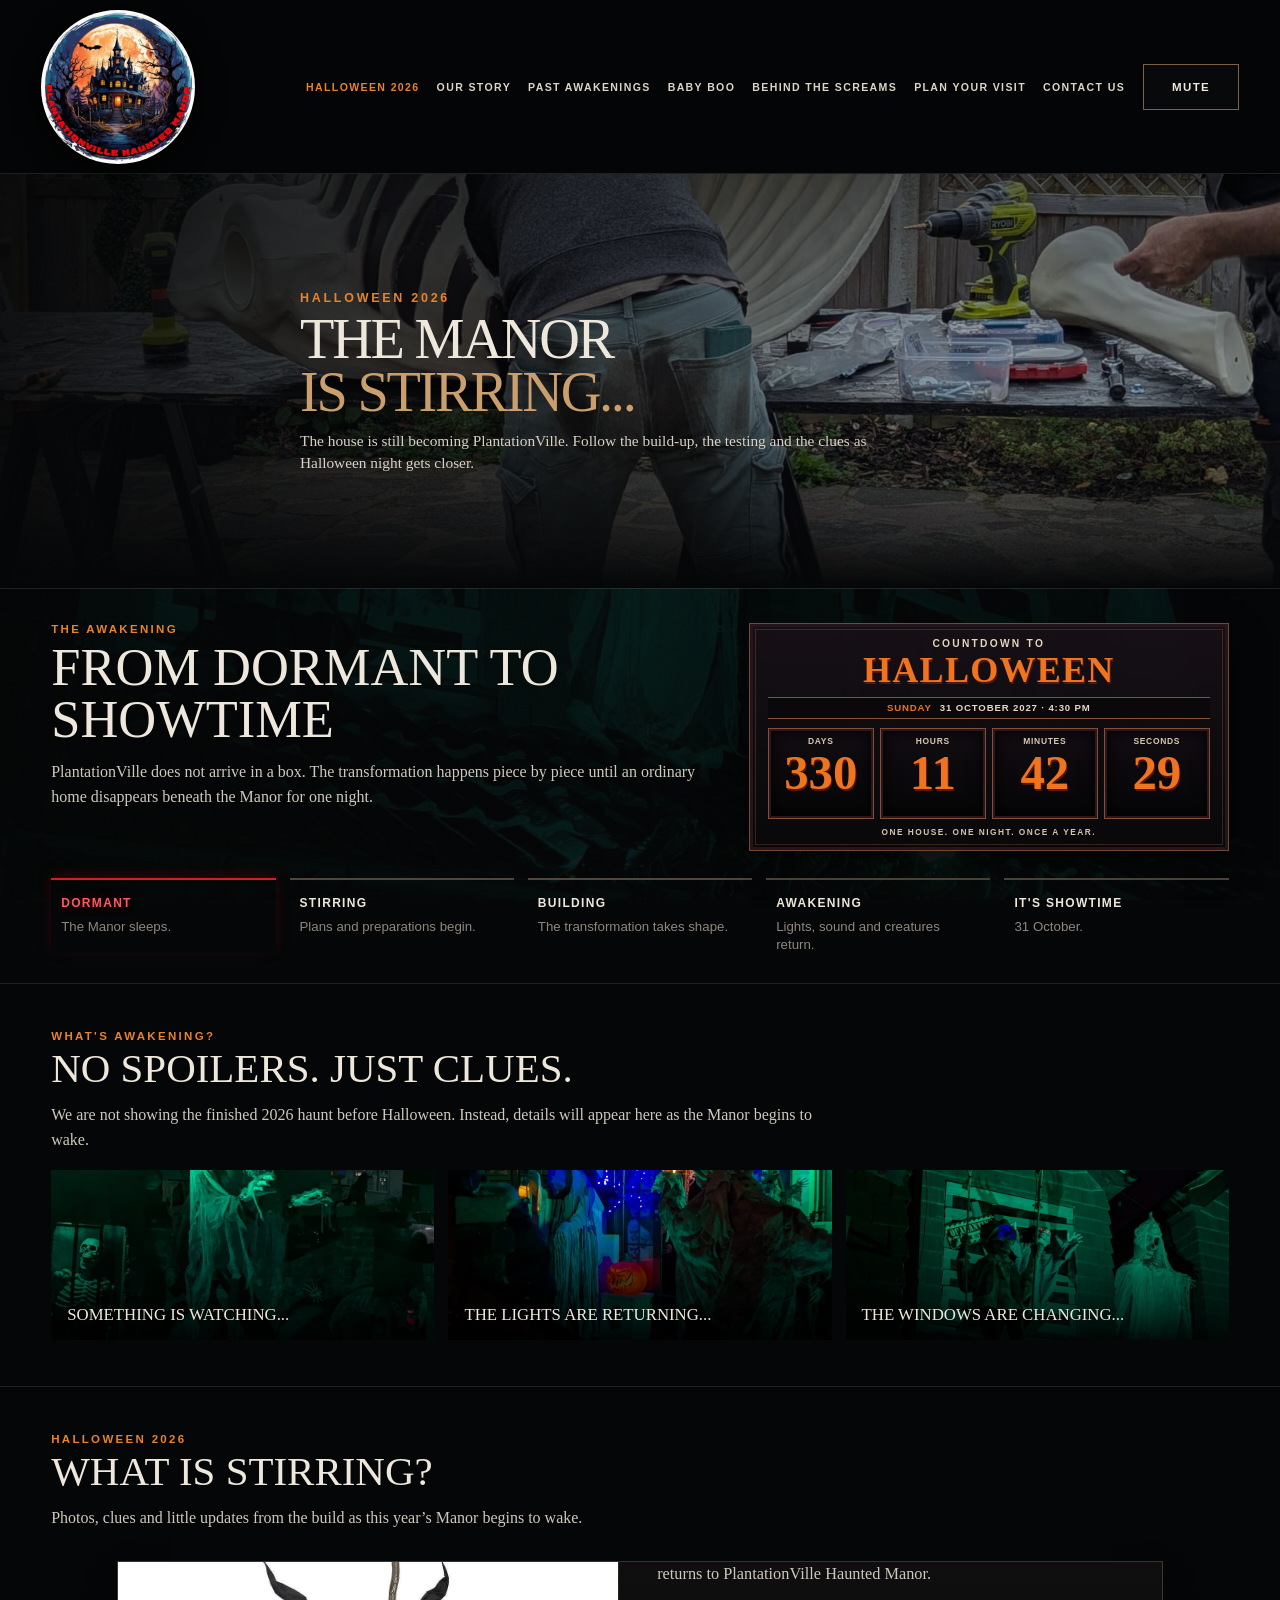
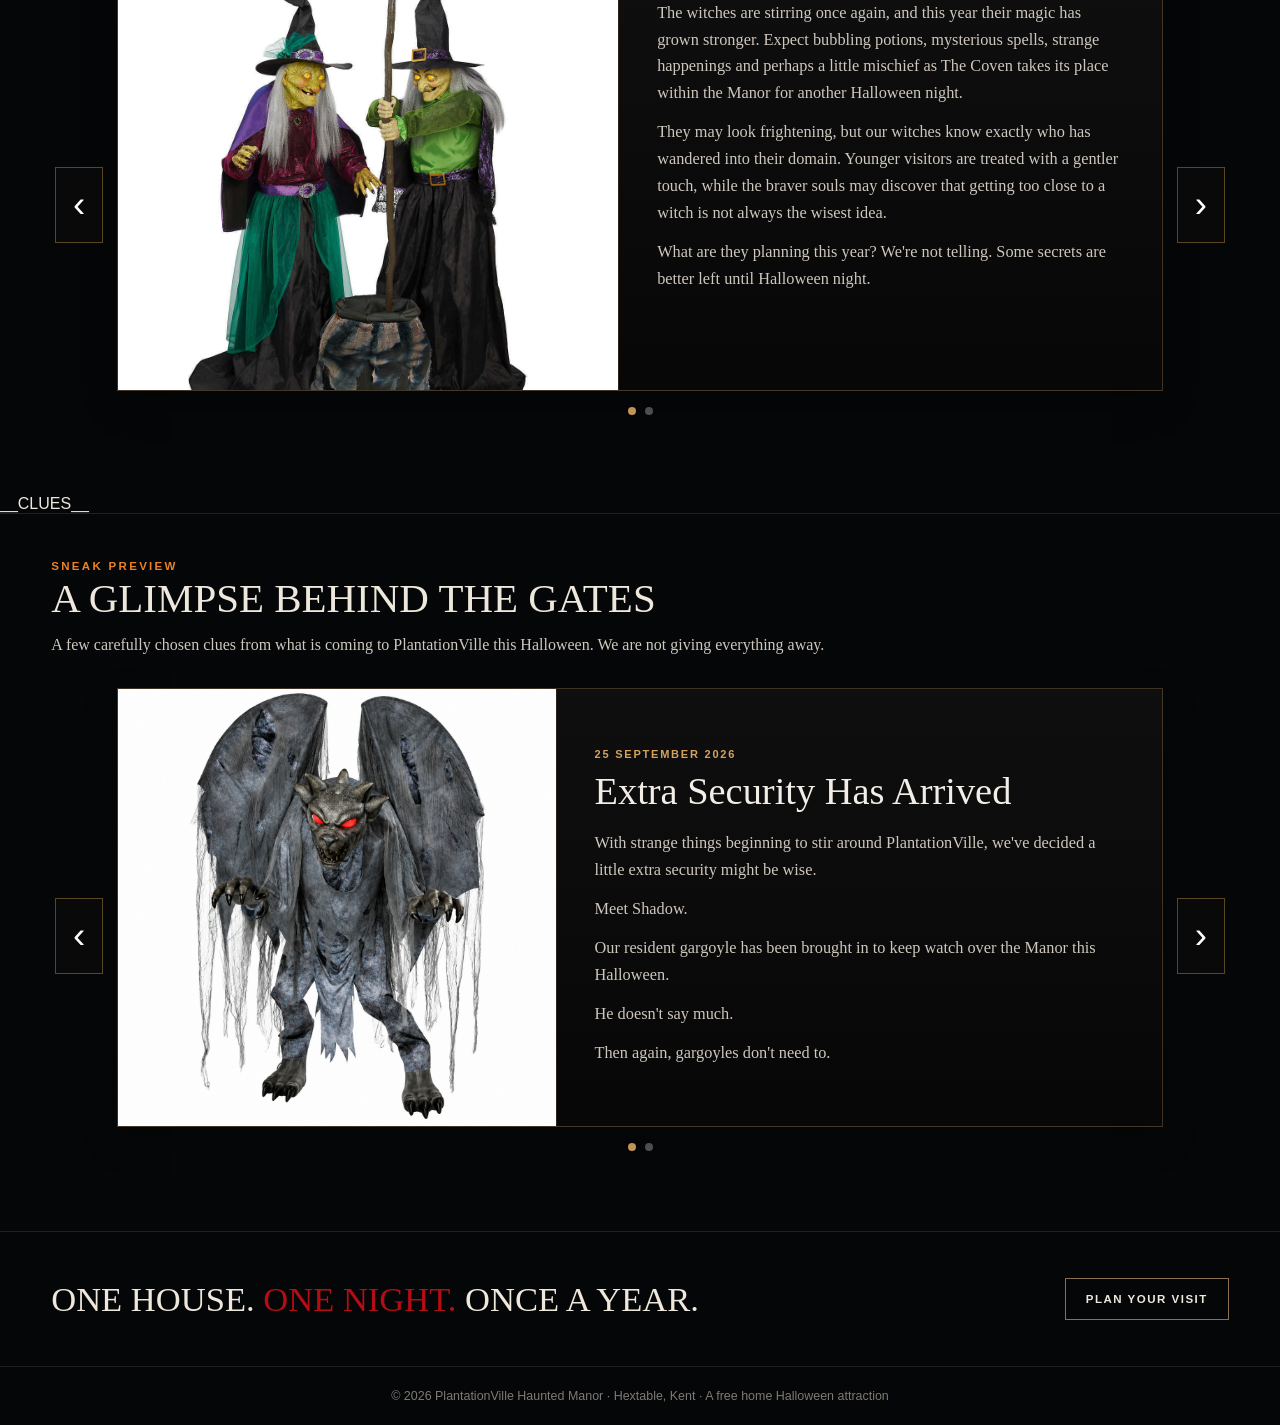
<file: halloween-2026.html>
<!DOCTYPE html>
<html lang="en-GB"><head><meta charset="utf-8"/><meta content="width=device-width,initial-scale=1" name="viewport"/><title>Halloween 2026 | PlantationVille Haunted Manor, Hextable</title><meta name="description" content="PlantationVille Haunted Manor returns on 31 October 2026 from 4:30pm in Hextable, Kent. Free entry, The Manor, Baby Boo and Halloween magic."><link href="assets/plantationville-logo.png" rel="icon"/><link href="style.css" rel="stylesheet"/><link rel="canonical" href="https://www.plantationvillehauntedmanor.co.uk/halloween-2026.html"><meta name="robots" content="index,follow,max-image-preview:large"><meta property="og:site_name" content="PlantationVille Haunted Manor"><meta property="og:type" content="website"><meta property="og:title" content="Halloween 2026 | PlantationVille Haunted Manor, Hextable"><meta property="og:description" content="PlantationVille Haunted Manor returns on 31 October 2026 from 4:30pm in Hextable, Kent. Free entry, The Manor, Baby Boo and Halloween magic."><meta property="og:url" content="https://www.plantationvillehauntedmanor.co.uk/halloween-2026.html"><meta property="og:image" content="https://www.plantationvillehauntedmanor.co.uk/assets/hero-locked.png"><meta name="twitter:card" content="summary_large_image"><meta name="application-name" content="PlantationVille Haunted Manor"><meta name="apple-mobile-web-app-title" content="PlantationVille"><link rel="apple-touch-icon" href="assets/plantationville-logo.png"><script type="application/ld+json">{"@context":"https://schema.org","@type":"Event","@id":"https://www.plantationvillehauntedmanor.co.uk/halloween-2026.html#event","name":"PlantationVille Haunted Manor Halloween 2026","url":"https://www.plantationvillehauntedmanor.co.uk/halloween-2026.html","startDate":"2026-10-31T16:30:00+00:00","endDate":"2026-10-31T20:30:00+00:00","eventStatus":"https://schema.org/EventScheduled","eventAttendanceMode":"https://schema.org/OfflineEventAttendanceMode","description":"PlantationVille Haunted Manor's annual Halloween night in Hextable, Kent, featuring The Manor and Baby Boo. Free entry, with a mysterious and fantasy style rather than gore.","image":["https://www.plantationvillehauntedmanor.co.uk/assets/hero-locked.png"],"isAccessibleForFree":true,"location":{"@type":"Place","name":"PlantationVille Haunted Manor","address":{"@type":"PostalAddress","streetAddress":"49 Plantation Road","addressLocality":"Hextable","addressRegion":"Kent","postalCode":"BR8 7SA","addressCountry":"GB"}},"organizer":{"@id":"https://www.plantationvillehauntedmanor.co.uk/#plantationville","name":"PlantationVille Haunted Manor","url":"https://www.plantationvillehauntedmanor.co.uk/"},"offers":{"@type":"Offer","price":"0","priceCurrency":"GBP","availability":"https://schema.org/InStock","url":"https://www.plantationvillehauntedmanor.co.uk/halloween-2026.html"}}</script><link rel="manifest" href="site.webmanifest"></head><body><audio autoplay="" id="hauntAudio" loop="" preload="auto"><source src="assets/plantationville-main-street.mp3" type="audio/mpeg"/></audio><header class="site-header"><div class="wrap site-nav"><a aria-label="PlantationVille home" class="brand" href="index.html"><img alt="PlantationVille Haunted Manor logo" src="assets/plantationville-logo.png"/></a><button class="menu-toggle" id="menuToggle">MENU</button><nav class="navlinks" id="navLinks"><a class="active" href="halloween-2026.html">HALLOWEEN 2026</a><a href="about.html">OUR STORY</a><a href="on-the-night.html">PAST AWAKENINGS</a><a href="baby-boo.html">BABY BOO</a><a href="boo-crew.html">BEHIND THE SCREAMS</a><a href="visiting.html">PLAN YOUR VISIT</a><a href="contact.html">CONTACT US</a></nav><button class="sound" id="soundToggle">MUTE</button></div></header><main><section class="page-hero prep"><div class="wrap hero-copy"><div class="eyebrow">Halloween 2026</div><h1>The Manor<br/><span>Is Stirring...</span></h1><p>The house is still becoming PlantationVille. Follow the build-up, the testing and the clues as Halloween night gets closer.</p></div></section>
<section class="band dark-photo awakening-hero"><div class="wrap"><div class="awakening-top"><div class="awakening-copy"><div class="section-kicker">The Awakening</div><h2 class="section-title">From Dormant To Showtime</h2><p class="section-intro">PlantationVille does not arrive in a box. The transformation happens piece by piece until an ordinary home disappears beneath the Manor for one night.</p></div><div aria-label="Countdown to PlantationVille opening" class="mini-countdown"><div class="mini-count-title"><span>COUNTDOWN TO</span><strong>HALLOWEEN</strong></div><div class="mini-date"><b id="countdownDay">SATURDAY</b><span id="countdownDate">31 OCTOBER 2026 · 4:30 PM</span></div><div class="mini-counter" id="countdown"><div class="mini-unit"><span>DAYS</span><b id="cdDays">--</b></div><div class="mini-unit"><span>HOURS</span><b id="cdHours">--</b></div><div class="mini-unit"><span>MINUTES</span><b id="cdMins">--</b></div><div class="mini-unit"><span>SECONDS</span><b id="cdSecs">--</b></div></div><div class="mini-tagline" id="countdownKicker">ONE HOUSE. ONE NIGHT. ONCE A YEAR.</div></div></div><div class="awakening" id="awakeningTimeline"><div class="phase" data-phase="dormant"><b>DORMANT</b><small>The Manor sleeps.</small></div><div class="phase" data-phase="stirring"><b>STIRRING</b><small>Plans and preparations begin.</small></div><div class="phase" data-phase="building"><b>BUILDING</b><small>The transformation takes shape.</small></div><div class="phase" data-phase="awakening"><b>AWAKENING</b><small>Lights, sound and creatures return.</small></div><div class="phase" data-phase="showtime"><b>IT'S SHOWTIME</b><small>31 October.</small></div></div></div></section><section class="band"><div class="wrap"><div class="section-kicker">What's Awakening?</div><h2 class="section-title">No Spoilers. Just Clues.</h2><p class="section-intro">We are not showing the finished 2026 haunt before Halloween. Instead, details will appear here as the Manor begins to wake.</p><div class="teasers"><div class="teaser"><h3>Something is watching...</h3></div><div class="teaser"><h3>The lights are returning...</h3></div><div class="teaser"><h3>The windows are changing...</h3></div></div></div></section>
<section class="band"><div class="wrap"><div class="section-kicker">Halloween 2026</div><h2 class="section-title">What Is Stirring?</h2><p class="section-intro">Photos, clues and little updates from the build as this year’s Manor begins to wake.</p><div class="story-carousel" data-story-carousel="whats-stirring"><button class="story-arrow prev" type="button" aria-label="Previous update">‹</button><div class="story-stage" data-update-section="whats-stirring"></div><button class="story-arrow next" type="button" aria-label="Next update">›</button><div class="story-dots" aria-hidden="true"></div></div></div></section>

__CLUES__
<section class="band dark-photo"><div class="wrap"><div class="section-kicker">Sneak Preview</div><h2 class="section-title">A Glimpse Behind The Gates</h2><p class="section-intro">A few carefully chosen clues from what is coming to PlantationVille this Halloween. We are not giving everything away.</p><div class="story-carousel" data-story-carousel="sneak-preview"><button class="story-arrow prev" type="button" aria-label="Previous preview">‹</button><div class="story-stage" data-update-section="sneak-preview"></div><button class="story-arrow next" type="button" aria-label="Next preview">›</button><div class="story-dots" aria-hidden="true"></div></div></div></section><section class="band"><div class="wrap cta"><strong>One House. <span style="color:#b30d16">One Night.</span> Once A Year.</strong><a class="btn" href="visiting.html">Plan Your Visit</a></div></section></main><footer><div class="wrap">© 2026 PlantationVille Haunted Manor · Hextable, Kent · A free home Halloween attraction</div></footer><script src="media-catalog.js"></script><script src="updates-catalog.js"></script><script src="site.js"></script></body></html>
</file>
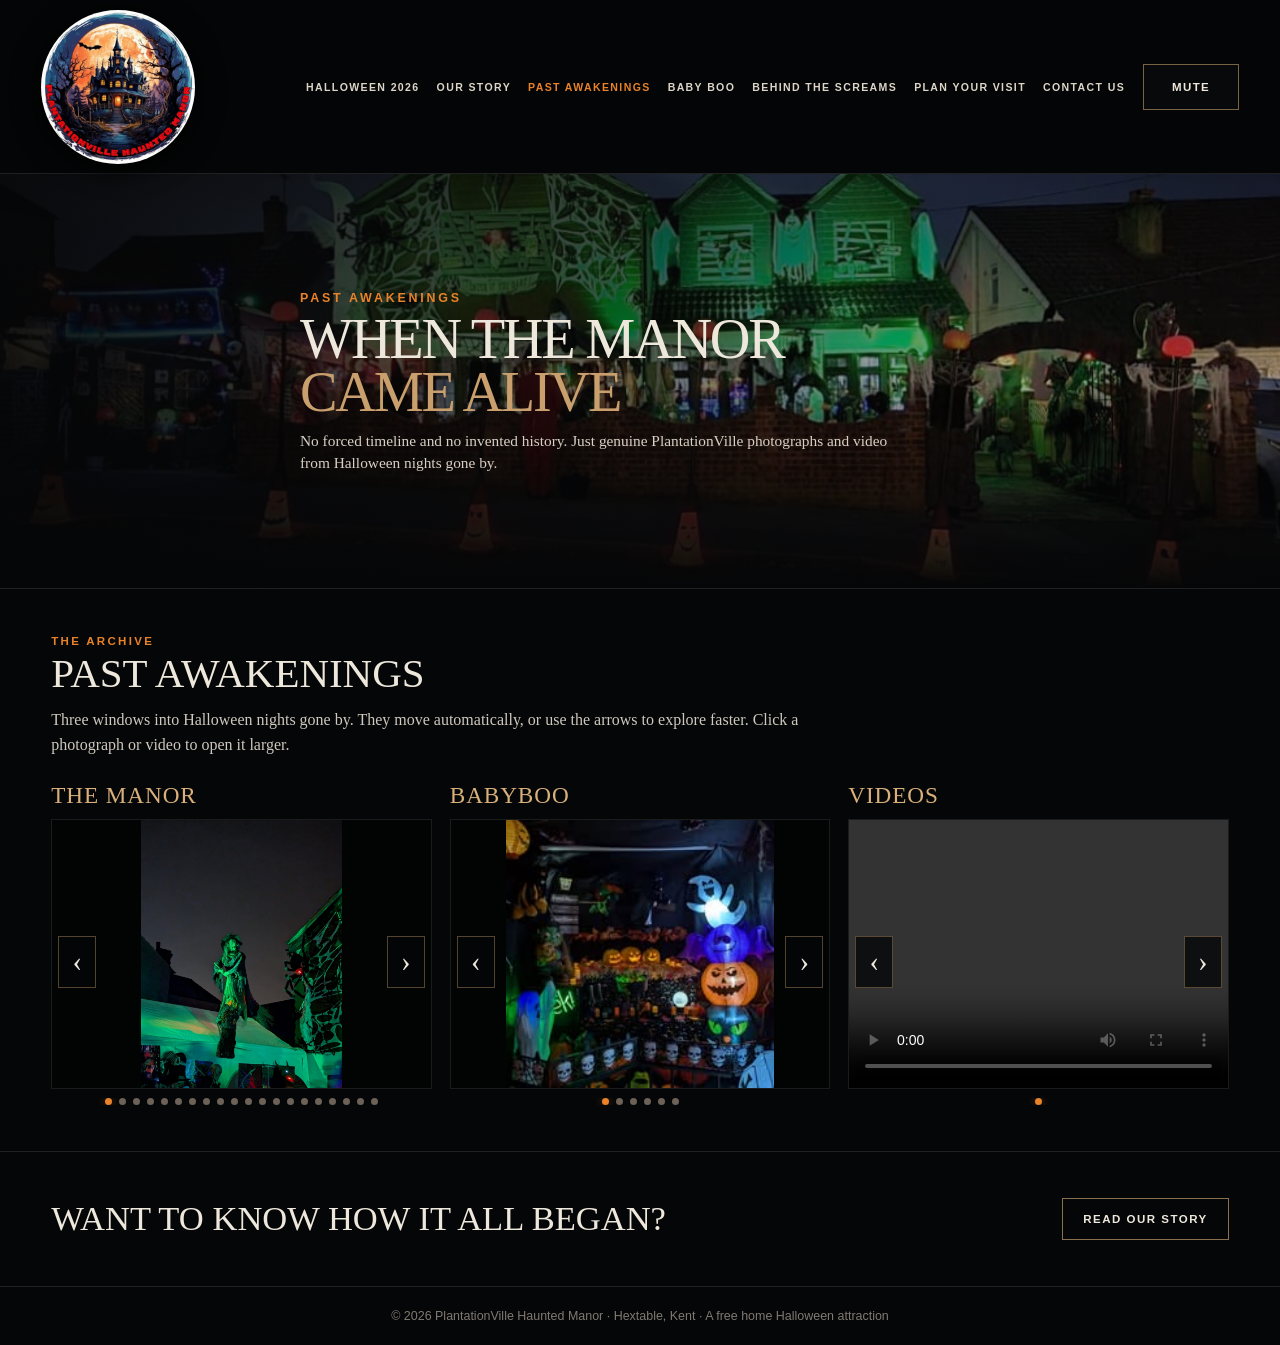
<file: on-the-night.html>
<!DOCTYPE html>

<html lang="en-GB"><head><meta charset="utf-8"/><meta content="width=device-width,initial-scale=1" name="viewport"/><title>Past Awakenings | PlantationVille Haunted Manor</title><meta name="description" content="Explore genuine photos and video from past PlantationVille Haunted Manor Halloween nights in Hextable, Kent, including The Manor and Baby Boo."><link href="assets/plantationville-logo.png" rel="icon"/><link href="style.css" rel="stylesheet"/><link rel="canonical" href="https://www.plantationvillehauntedmanor.co.uk/on-the-night.html"><meta name="robots" content="index,follow,max-image-preview:large"><meta property="og:site_name" content="PlantationVille Haunted Manor"><meta property="og:type" content="website"><meta property="og:title" content="Past Awakenings | PlantationVille Haunted Manor"><meta property="og:description" content="Explore genuine photos and video from past PlantationVille Haunted Manor Halloween nights in Hextable, Kent, including The Manor and Baby Boo."><meta property="og:url" content="https://www.plantationvillehauntedmanor.co.uk/on-the-night.html"><meta property="og:image" content="https://www.plantationvillehauntedmanor.co.uk/assets/full-frontage.jpg"><meta name="twitter:card" content="summary_large_image"><meta name="application-name" content="PlantationVille Haunted Manor"><meta name="apple-mobile-web-app-title" content="PlantationVille"><link rel="apple-touch-icon" href="assets/plantationville-logo.png"><script type="application/ld+json">{"@context":"https://schema.org","@type":"WebPage","@id":"https://www.plantationvillehauntedmanor.co.uk/on-the-night.html#webpage","url":"https://www.plantationvillehauntedmanor.co.uk/on-the-night.html","name":"Past Awakenings | PlantationVille Haunted Manor","description":"Explore genuine photos and video from past PlantationVille Haunted Manor Halloween nights in Hextable, Kent, including The Manor and Baby Boo.","isPartOf":{"@type":"WebSite","@id":"https://www.plantationvillehauntedmanor.co.uk/#website","url":"https://www.plantationvillehauntedmanor.co.uk/","name":"PlantationVille Haunted Manor"},"about":{"@id":"https://www.plantationvillehauntedmanor.co.uk/#plantationville"}}</script><link rel="manifest" href="site.webmanifest"></head><body><audio autoplay="" id="hauntAudio" loop="" preload="auto"><source src="assets/plantationville-main-street.mp3" type="audio/mpeg"/></audio><header class="site-header"><div class="wrap site-nav"><a aria-label="PlantationVille home" class="brand" href="index.html"><img alt="PlantationVille Haunted Manor logo" src="assets/plantationville-logo.png"/></a><button class="menu-toggle" id="menuToggle">MENU</button><nav class="navlinks" id="navLinks"><a href="halloween-2026.html">HALLOWEEN 2026</a><a href="about.html">OUR STORY</a><a class="active" href="on-the-night.html">PAST AWAKENINGS</a><a href="baby-boo.html">BABY BOO</a><a href="boo-crew.html">BEHIND THE SCREAMS</a><a href="visiting.html">PLAN YOUR VISIT</a><a href="contact.html">CONTACT US</a></nav><button class="sound" id="soundToggle">MUTE</button></div></header><main><section class="page-hero archive"><div class="wrap hero-copy"><div class="eyebrow">Past Awakenings</div><h1>When The Manor<br/><span>Came Alive</span></h1><p>No forced timeline and no invented history. Just genuine PlantationVille photographs and video from Halloween nights gone by.</p></div></section><section class="band past-media-band"><div class="wrap"><div class="section-kicker">The Archive</div><h2 class="section-title">Past Awakenings</h2><p class="section-intro">Three windows into Halloween nights gone by. They move automatically, or use the arrows to explore faster. Click a photograph or video to open it larger.</p><div class="past-carousel-grid">
<div class="past-carousel-card"><h3>The Manor</h3><div class="memory-carousel compact-memory" data-carousel="" data-delay="4200" data-media-category="past-manor"><button aria-label="Previous Manor photograph" class="carousel-arrow prev" type="button">‹</button><div class="carousel-stage"></div><button aria-label="Next Manor photograph" class="carousel-arrow next" type="button">›</button><div aria-hidden="true" class="carousel-dots"></div></div></div>
<div class="past-carousel-card"><h3>BabyBoo</h3><div class="memory-carousel compact-memory" data-carousel="" data-delay="4700" data-media-category="past-baby-boo"><button aria-label="Previous BabyBoo photograph" class="carousel-arrow prev" type="button">‹</button><div class="carousel-stage"></div><button aria-label="Next BabyBoo photograph" class="carousel-arrow next" type="button">›</button><div aria-hidden="true" class="carousel-dots"></div></div></div>
<div class="past-carousel-card"><h3>Videos</h3><div class="memory-carousel compact-memory" data-carousel="" data-delay="5200" data-media-category="past-videos"><button aria-label="Previous video" class="carousel-arrow prev" type="button">‹</button><div class="carousel-stage"></div><button aria-label="Next video" class="carousel-arrow next" type="button">›</button><div aria-hidden="true" class="carousel-dots"></div></div></div>
</div></div></section>

<section class="band"><div class="wrap cta"><strong>Want to know how it all began?</strong><a class="btn" href="about.html">Read Our Story</a></div></section></main><footer><div class="wrap">© 2026 PlantationVille Haunted Manor · Hextable, Kent · A free home Halloween attraction</div></footer><script src="media-catalog.js"></script><script src="site.js"></script></body></html>
</file>
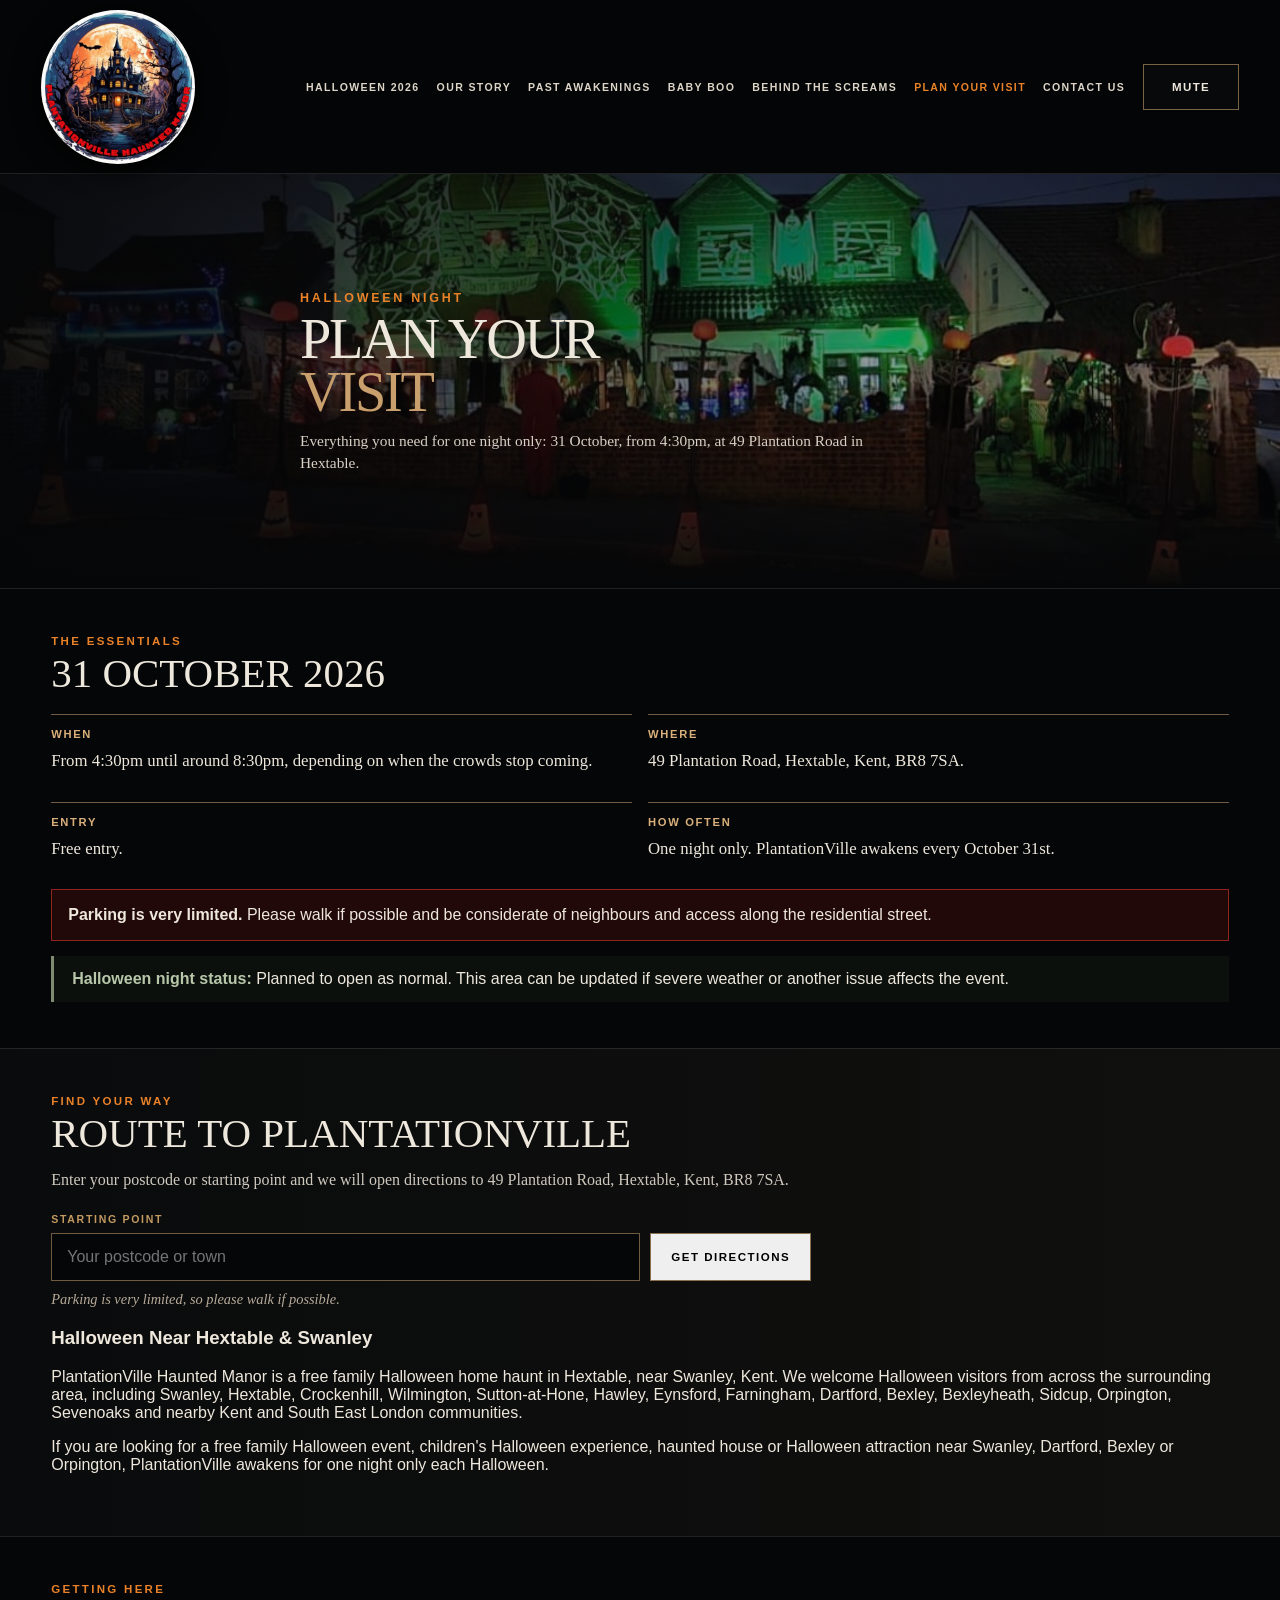
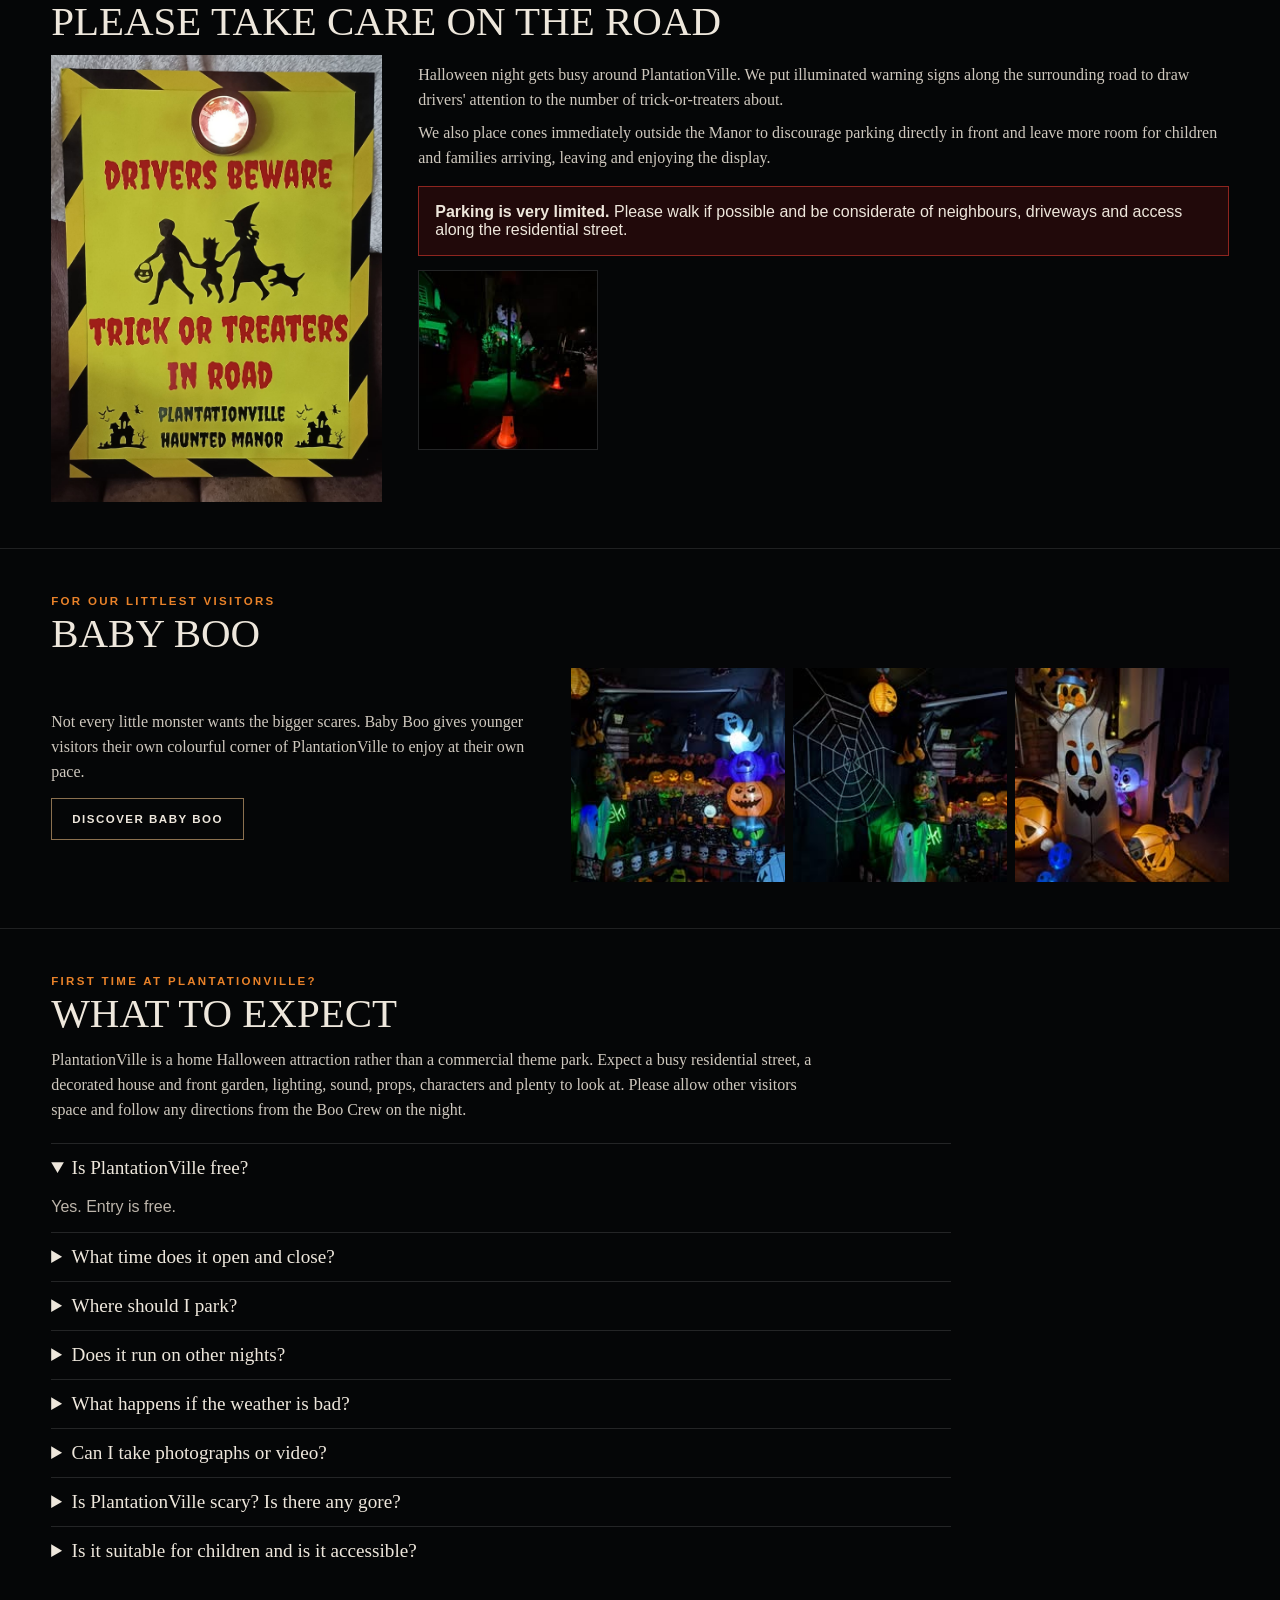
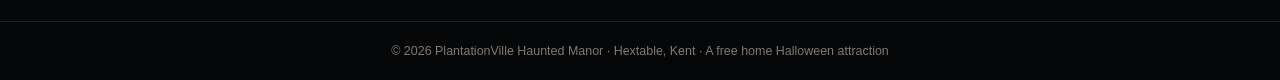
<file: visiting.html>
<!DOCTYPE html>

<html lang="en-GB"><head><meta charset="utf-8"/><meta content="width=device-width,initial-scale=1" name="viewport"/><title>Halloween Hextable &amp; Swanley | Plan Your Visit | PlantationVille Haunted Manor</title><meta name="description" content="Visit PlantationVille Haunted Manor, a free family Halloween home haunt in Hextable near Swanley, Kent. Easy to reach from Dartford, Bexley, Sidcup, Orpington, Sevenoaks and nearby villages."><link href="assets/plantationville-logo.png" rel="icon"/><link href="style.css" rel="stylesheet"/><link rel="canonical" href="https://www.plantationvillehauntedmanor.co.uk/visiting.html"><meta name="robots" content="index,follow,max-image-preview:large"><meta property="og:site_name" content="PlantationVille Haunted Manor"><meta property="og:type" content="website"><meta property="og:title" content="Halloween Hextable &amp; Swanley | Plan Your Visit | PlantationVille Haunted Manor"><meta property="og:description" content="Visit PlantationVille Haunted Manor, a free family Halloween home haunt in Hextable near Swanley, Kent. Easy to reach from Dartford, Bexley, Sidcup, Orpington, Sevenoaks and nearby villages."><meta property="og:url" content="https://www.plantationvillehauntedmanor.co.uk/visiting.html"><meta property="og:image" content="https://www.plantationvillehauntedmanor.co.uk/assets/full-frontage.jpg"><meta name="twitter:card" content="summary_large_image"><meta name="application-name" content="PlantationVille Haunted Manor"><meta name="apple-mobile-web-app-title" content="PlantationVille"><link rel="apple-touch-icon" href="assets/plantationville-logo.png"><script type="application/ld+json">{"@context":"https://schema.org","@type":"WebPage","@id":"https://www.plantationvillehauntedmanor.co.uk/visiting.html#webpage","url":"https://www.plantationvillehauntedmanor.co.uk/visiting.html","name":"Halloween Hextable & Swanley | Plan Your Visit | PlantationVille Haunted Manor","description":"Visit PlantationVille Haunted Manor, a free family Halloween home haunt in Hextable near Swanley, Kent. Easy to reach from Dartford, Bexley, Sidcup, Orpington, Sevenoaks and nearby villages.","isPartOf":{"@type":"WebSite","@id":"https://www.plantationvillehauntedmanor.co.uk/#website","url":"https://www.plantationvillehauntedmanor.co.uk/","name":"PlantationVille Haunted Manor"},"about":{"@id":"https://www.plantationvillehauntedmanor.co.uk/#plantationville"}}</script><link rel="manifest" href="site.webmanifest"></head><body><audio autoplay="" id="hauntAudio" loop="" preload="auto"><source src="assets/plantationville-main-street.mp3" type="audio/mpeg"/></audio><header class="site-header"><div class="wrap site-nav"><a aria-label="PlantationVille home" class="brand" href="index.html"><img alt="PlantationVille Haunted Manor logo" src="assets/plantationville-logo.png"/></a><button class="menu-toggle" id="menuToggle">MENU</button><nav class="navlinks" id="navLinks"><a href="halloween-2026.html">HALLOWEEN 2026</a><a href="about.html">OUR STORY</a><a href="on-the-night.html">PAST AWAKENINGS</a><a href="baby-boo.html">BABY BOO</a><a href="boo-crew.html">BEHIND THE SCREAMS</a><a class="active" href="visiting.html">PLAN YOUR VISIT</a><a href="contact.html">CONTACT US</a></nav><button class="sound" id="soundToggle">MUTE</button></div></header><main><section class="page-hero visit"><div class="wrap hero-copy"><div class="eyebrow">Halloween Night</div><h1>Plan Your<br/><span>Visit</span></h1><p>Everything you need for one night only: 31 October, from 4:30pm, at 49 Plantation Road in Hextable.</p></div></section>
<section class="band"><div class="wrap"><div class="section-kicker">The Essentials</div><h2 class="section-title">31 October 2026</h2><div class="facts"><div class="fact"><b>When</b><span>From 4:30pm until around 8:30pm, depending on when the crowds stop coming.</span></div><div class="fact"><b>Where</b><span>49 Plantation Road, Hextable, Kent, BR8 7SA.</span></div><div class="fact"><b>Entry</b><span>Free entry.</span></div><div class="fact"><b>How Often</b><span>One night only. PlantationVille awakens every October 31st.</span></div></div><div class="warning"><strong>Parking is very limited.</strong> Please walk if possible and be considerate of neighbours and access along the residential street.</div><div class="status"><b>Halloween night status:</b> Planned to open as normal. This area can be updated if severe weather or another issue affects the event.</div></div></section>
<section class="band route-finder"><div class="wrap"><div class="section-kicker">Find Your Way</div><h2 class="section-title">Route To PlantationVille</h2><p class="section-intro">Enter your postcode or starting point and we will open directions to 49 Plantation Road, Hextable, Kent, BR8 7SA.</p><form class="route-form" id="routeForm"><label for="routeFrom">Starting point</label><div><input autocomplete="postal-code" id="routeFrom" name="routeFrom" placeholder="Your postcode or town" type="text"/><button class="btn" type="submit">GET DIRECTIONS</button></div></form><p class="route-note">Parking is very limited, so please walk if possible.</p><div class="local-area"><h3>Halloween Near Hextable &amp; Swanley</h3><p>PlantationVille Haunted Manor is a free family Halloween home haunt in Hextable, near Swanley, Kent. We welcome Halloween visitors from across the surrounding area, including Swanley, Hextable, Crockenhill, Wilmington, Sutton-at-Hone, Hawley, Eynsford, Farningham, Dartford, Bexley, Bexleyheath, Sidcup, Orpington, Sevenoaks and nearby Kent and South East London communities.</p><p>If you are looking for a free family Halloween event, children's Halloween experience, haunted house or Halloween attraction near Swanley, Dartford, Bexley or Orpington, PlantationVille awakens for one night only each Halloween.</p></div></div></section>
<section class="band road-safety"><div class="wrap"><div class="section-kicker">Getting Here</div><h2 class="section-title">Please Take Care On The Road</h2><div class="road-layout"><img alt="PlantationVille illuminated Drivers Beware, Trick or Treaters in Road warning sign" src="assets/road-warning-sign.png"/><div><p>Halloween night gets busy around PlantationVille. We put illuminated warning signs along the surrounding road to draw drivers' attention to the number of trick-or-treaters about.</p><p>We also place cones immediately outside the Manor to discourage parking directly in front and leave more room for children and families arriving, leaving and enjoying the display.</p><div class="warning"><strong>Parking is very limited.</strong> Please walk if possible and be considerate of neighbours, driveways and access along the residential street.</div><img alt="Traffic cones outside PlantationVille on Halloween night" class="cones-photo" src="assets/road-cones.png"/></div></div></div></section>
<section class="band compact-feature"><div class="wrap"><div class="section-kicker">For Our Littlest Visitors</div><h2 class="section-title">Baby Boo</h2><div class="babyboo-layout"><div><p class="section-intro">Not every little monster wants the bigger scares. Baby Boo gives younger visitors their own colourful corner of PlantationVille to enjoy at their own pace.</p><a class="btn" href="baby-boo.html">DISCOVER BABY BOO</a></div><div class="babyboo-strip"><img alt="Baby Boo Halloween display with pumpkins and friendly ghosts" src="assets/babyboo-1.png"/><img alt="Baby Boo character display" src="assets/babyboo-2.png"/><img alt="Baby Boo spider-web display" src="assets/babyboo-3.png"/></div></div></div></section><section class="band"><div class="wrap"><div class="section-kicker">First Time At PlantationVille?</div><h2 class="section-title">What To Expect</h2><p class="section-intro">PlantationVille is a home Halloween attraction rather than a commercial theme park. Expect a busy residential street, a decorated house and front garden, lighting, sound, props, characters and plenty to look at. Please allow other visitors space and follow any directions from the Boo Crew on the night.</p><div class="faq"><details open=""><summary>Is PlantationVille free?</summary><p>Yes. Entry is free.</p></details><details><summary>What time does it open and close?</summary><p>It opens at 4:30pm. It normally finishes at around 8:30pm, depending on when the crowds stop coming.</p></details><details><summary>Where should I park?</summary><p>Parking is very limited. Please walk if possible. The attraction is on a residential street, so please avoid blocking driveways or access.</p></details><details><summary>Does it run on other nights?</summary><p>No. PlantationVille is one night only, on October 31st.</p></details><details><summary>What happens if the weather is bad?</summary><p>Any important Halloween-night update will be shown in the status area above. We will not claim a cancellation or change unless there actually is one.</p></details><details><summary>Can I take photographs or video?</summary><p>We will confirm the visitor guidance for photography and video here before Halloween rather than guessing.</p></details><details><summary>Is PlantationVille scary? Is there any gore?</summary><p>There are scares, surprises and plenty of spooky atmosphere, but <strong>we don't do blood and gore</strong>. PlantationVille leans towards the <strong>mystical, mysterious and fantastical</strong> side of Halloween: haunted manor, restless spirits, strange creatures, skeletons, witches, dragons and things that really shouldn't be moving... but somehow are. We'd much rather make you wonder <strong>“How did they do that?”</strong> than make you want to look away. For our littlest visitors, or anyone not quite ready for the full experience, there is always <a href="baby-boo.html"><strong>BabyBoo</strong></a>.</p></details><details><summary>Is it suitable for children and is it accessible?</summary><p>Baby Boo provides a gentler Halloween area for younger visitors. The main Manor includes bigger Halloween sights, sounds and scares. We will add specific 2026 accessibility and route guidance once the final layout is confirmed.</p></details></div></div></section></main><footer><div class="wrap">© 2026 PlantationVille Haunted Manor · Hextable, Kent · A free home Halloween attraction</div></footer><script src="media-catalog.js"></script><script src="site.js"></script></body></html>
</file>
<file: style.css>
*{box-sizing:border-box}html{background:#050607;scroll-behavior:smooth}body{margin:0;background:#050607;color:#eee7dc;font-family:Arial,Helvetica,sans-serif}a{color:inherit}.wrap{width:min(1180px,92vw);margin:auto}:root{--cream:#eee7dc;--gold:#c49a61;--red:#b30d16;--orange:#e98229;--line:#ffffff1c;--panel:#0b0d0f}
.site-header{position:sticky;top:0;z-index:50;background:#050607f5;border-bottom:1px solid var(--line);backdrop-filter:blur(8px)}.site-nav{min-height:106px;display:flex;align-items:center;gap:18px}.brand{display:flex;align-items:center;text-decoration:none;margin-right:auto}.brand img{width:92px;height:92px;border-radius:50%;object-fit:cover}.navlinks{display:flex;align-items:center;gap:16px}.navlinks a{text-decoration:none;font:700 .68rem/1 Arial;letter-spacing:.14em;text-transform:uppercase;color:#ddd5c8}.navlinks a:hover,.navlinks a.active{color:var(--orange)}.sound{border:1px solid #7a6244;background:#08090a;color:#eee7dc;padding:12px 15px;font:700 .72rem Arial;letter-spacing:.12em;cursor:pointer}.menu-toggle{display:none}
.page-hero{min-height:62vh;position:relative;display:flex;align-items:flex-end;isolation:isolate;background-position:center;background-size:cover}.page-hero:before{content:"";position:absolute;inset:0;z-index:-1;background:linear-gradient(90deg,#050607ed 0%,#0506079c 45%,#0506074d 75%),linear-gradient(0deg,#050607 0%,transparent 50%,#0506076b 100%)}.page-hero.prep{background-image:url('assets/boo-crew-2.jpg');background-position:center 58%}.page-hero.archive{background-image:url('assets/full-frontage.jpg')}.page-hero.crew{background-image:url('assets/boo-crew-1.jpg');background-position:center}.page-hero.visit{background-image:url('assets/gallery-01.jpg')}.hero-copy{padding:70px 0 64px;max-width:760px}.eyebrow{font:800 .78rem Arial;letter-spacing:.22em;color:var(--orange);text-transform:uppercase}.page-hero h1{font:400 clamp(3rem,7vw,6.4rem)/.9 Georgia,serif;letter-spacing:-.04em;margin:10px 0 14px;text-transform:uppercase}.page-hero h1 span{color:#c9a06d}.hero-copy p{font:400 clamp(1rem,1.7vw,1.25rem)/1.6 Georgia,serif;color:#d8d0c5;max-width:650px}
section.band{padding:72px 0;border-top:1px solid var(--line)}.section-kicker{font:800 .72rem Arial;letter-spacing:.2em;color:var(--orange);text-transform:uppercase}.section-title{font:400 clamp(2.2rem,5vw,4.4rem)/.95 Georgia,serif;text-transform:uppercase;margin:8px 0 22px}.section-intro{max-width:780px;color:#cfc8be;font:400 1.08rem/1.75 Georgia,serif}.dark-photo{background:linear-gradient(#050607e8,#050607e8),url('assets/gallery-17.jpg') center/cover fixed}
.countdown{display:grid;grid-template-columns:repeat(4,1fr);gap:1px;background:#ffffff1a;border:1px solid #ffffff1a;max-width:850px;margin-top:34px}.countdown div{background:#090b0d;padding:22px 12px;text-align:center}.countdown b{display:block;font:400 clamp(2rem,5vw,4rem) Georgia,serif;color:#d9b07b}.countdown span{font:700 .64rem Arial;letter-spacing:.18em;color:#a9a095}.until{margin-top:12px;font-size:.72rem;letter-spacing:.18em;color:#8f877d;text-transform:uppercase}
.awakening{display:grid;grid-template-columns:repeat(5,1fr);gap:10px;margin-top:32px}.phase{border-top:2px solid #50463b;padding:15px 8px 0}.phase b{font:700 .75rem Arial;letter-spacing:.11em}.phase small{display:block;color:#8f877d;margin-top:7px}.phase.current{border-color:var(--red)}.phase.current b{color:#e14c52}
.story-grid{display:grid;grid-template-columns:1fr 1fr;gap:54px;align-items:center}.story-grid img{width:100%;max-height:520px;object-fit:cover}.story-grid p{font:400 1.08rem/1.75 Georgia,serif;color:#cfc8be}.quote{border-left:2px solid var(--red);padding-left:24px;font:italic 1.35rem/1.55 Georgia,serif;color:#e8dfd2}.diary{display:grid;grid-template-columns:repeat(3,1fr);gap:14px;margin-top:28px}.diary figure{margin:0;position:relative;overflow:hidden;background:#111}.diary img{width:100%;height:360px;object-fit:cover;display:block;transition:.3s}.diary figure:hover img{transform:scale(1.035)}.diary figcaption{position:absolute;inset:auto 0 0;padding:28px 18px 16px;background:linear-gradient(transparent,#000e);font:700 .75rem Arial;letter-spacing:.12em;text-transform:uppercase}
.teasers{display:grid;grid-template-columns:repeat(3,1fr);gap:18px;margin-top:28px}.teaser{min-height:260px;position:relative;display:flex;align-items:flex-end;padding:24px;background-position:center;background-size:cover;overflow:hidden}.teaser:before{content:"";position:absolute;inset:0;background:linear-gradient(transparent,#000e)}.teaser>*{position:relative}.teaser h3{font:400 1.55rem Georgia,serif;text-transform:uppercase;margin:0}.teaser:nth-child(1){background-image:url('assets/gallery-16.jpg')}.teaser:nth-child(2){background-image:url('assets/gallery-23.jpg')}.teaser:nth-child(3){background-image:url('assets/gallery-08.jpg')}
.video-frame{margin-top:28px;background:#000;border:1px solid #ffffff18}.video-frame video{display:block;width:100%;max-height:70vh;background:#000}.cta{display:flex;align-items:center;justify-content:space-between;gap:30px}.cta strong{font:400 clamp(1.8rem,4vw,3.5rem) Georgia,serif;text-transform:uppercase}.btn{display:inline-block;border:1px solid #8b704f;padding:14px 20px;text-decoration:none;font:800 .72rem Arial;letter-spacing:.13em;text-transform:uppercase}.btn:hover{background:#eee7dc;color:#090a0b}
.timeline{margin-top:40px;border-left:1px solid #65533d;padding-left:30px}.timeline article{position:relative;padding:0 0 40px}.timeline article:before{content:"";position:absolute;left:-36px;top:5px;width:11px;height:11px;background:#a17b4e;border-radius:50%}.timeline h3{font:400 1.7rem Georgia,serif;text-transform:uppercase;margin:0 0 9px}.timeline p{color:#bbb3a9;line-height:1.7;margin:0;max-width:760px}.archive-note{color:#8e877e;font-style:italic}.gallery{display:grid;grid-template-columns:repeat(4,1fr);gap:9px;margin-top:28px}.gallery a{display:block;overflow:hidden}.gallery img{width:100%;height:245px;object-fit:cover;display:block;transition:.25s}.gallery a:hover img{transform:scale(1.04);filter:brightness(1.1)}
.roles{display:grid;grid-template-columns:repeat(4,1fr);gap:1px;background:#ffffff16;border:1px solid #ffffff16;margin-top:30px}.role{background:#090b0d;padding:24px}.role h3{font:400 1.35rem Georgia,serif;color:#d9b07b;text-transform:uppercase;margin:0 0 9px}.role p{color:#aaa39a;line-height:1.6;margin:0}.facts{display:grid;grid-template-columns:repeat(2,1fr);gap:16px;margin-top:30px}.fact{border-top:1px solid #715c43;padding:18px 0}.fact b{display:block;color:#d9b07b;font-size:.7rem;letter-spacing:.15em;text-transform:uppercase;margin-bottom:8px}.fact span{font:400 1.15rem/1.5 Georgia,serif}.warning{border:1px solid #8e251f;background:#21090a;padding:22px;margin-top:24px}.faq{max-width:900px;margin-top:30px}.faq details{border-top:1px solid #ffffff20;padding:18px 0}.faq summary{cursor:pointer;font:400 1.2rem Georgia,serif}.faq p{color:#bdb5ab;line-height:1.65}.status{border-left:3px solid #7f8b70;padding:14px 18px;background:#0b100d;margin-top:25px}.status b{color:#b8c6aa}
footer{border-top:1px solid var(--line);padding:30px 0;color:#817a72;text-align:center;font-size:.78rem}.lightbox{display:none;position:fixed;z-index:100;inset:0;background:#000e;align-items:center;justify-content:center;padding:4vw}.lightbox:target{display:flex}.lightbox img{max-width:94vw;max-height:90vh;object-fit:contain}.lightbox .close{position:fixed;top:18px;right:28px;font-size:2.4rem;text-decoration:none;color:#fff}
@media(max-width:900px){.site-nav{min-height:112px;flex-wrap:wrap;gap:8px 18px;padding:10px 0}.brand{width:100%;justify-content:center;margin:0}.brand img{width:108px;height:108px}.menu-toggle{display:block;position:absolute;right:4vw;top:44px;background:#08090a;color:#eee7dc;border:1px solid #6f5a40;padding:10px}.navlinks{display:none;width:100%;flex-direction:column;gap:0;padding:8px 0 14px}.navlinks.open{display:flex}.navlinks a{padding:12px;text-align:center}.sound{position:absolute;left:4vw;top:44px;font-size:.6rem}.page-hero{min-height:56vh}.hero-copy{padding:48px 0}.story-grid{grid-template-columns:1fr}.diary,.teasers{grid-template-columns:1fr}.awakening{grid-template-columns:1fr 1fr}.roles{grid-template-columns:1fr 1fr}.gallery{grid-template-columns:1fr 1fr}.facts{grid-template-columns:1fr}.cta{align-items:flex-start;flex-direction:column}.countdown{grid-template-columns:1fr 1fr}}
.story-prose{max-width:860px;margin-top:28px}.story-prose p{font:400 1.08rem/1.82 Georgia,serif;color:#cfc8be}.story-prose h3{font:400 clamp(1.75rem,3.5vw,2.7rem)/1 Georgia,serif;text-transform:uppercase;color:#d9b07b;margin:58px 0 20px;padding-top:26px;border-top:1px solid #ffffff18}.story-prose strong{color:#eee7dc}.story-punch{font-size:1.35rem!important;color:#eee7dc!important}.crew-names{line-height:2!important}.story-closing{font:400 clamp(2rem,5vw,4rem)/1.05 Georgia,serif!important;text-transform:uppercase;color:#d9b07b!important;margin:48px 0!important}

.page-hero.about{background-image:url('assets/gallery-17.jpg')}
.page-hero.contact{background-image:url('assets/gallery-13.jpg')}
.contact-grid{display:grid;grid-template-columns:1.5fr .7fr;gap:70px;align-items:start}.contact-cards{display:grid;grid-template-columns:repeat(3,1fr);gap:12px;margin-top:32px}.contact-cards article{border-top:1px solid #715c43;padding:20px 0}.contact-cards h3{font:400 1.25rem Georgia,serif;color:#d9b07b;text-transform:uppercase;margin:0 0 10px}.contact-cards p,.contact-placeholder p{color:#aaa39a;line-height:1.65}.contact-placeholder{border:1px solid #ffffff1c;background:#090b0d;padding:28px}.contact-placeholder span{font:800 .65rem Arial;letter-spacing:.18em;color:#e98229}.contact-placeholder h3{font:400 1.7rem Georgia,serif;text-transform:uppercase;margin:10px 0}.gallery{grid-template-columns:repeat(4,1fr)}
@media(max-width:900px){.contact-grid,.contact-cards{grid-template-columns:1fr}.contact-grid{gap:35px}.site-nav{min-height:112px}}

/* V18 consolidated refinement */
.page-hero{min-height:46vh}.hero-copy{padding:44px 0 40px;max-width:680px}.page-hero h1{font-size:clamp(2.45rem,4.4vw,4.15rem);line-height:.95;margin:8px 0 10px}.hero-copy p{font-size:clamp(.96rem,1.15vw,1.08rem);line-height:1.48;margin:8px 0 0;max-width:620px}
section.band{padding:46px 0}.section-title{font-size:clamp(1.85rem,3.2vw,3rem);line-height:1;margin:6px 0 14px}.section-intro{font-size:1rem;line-height:1.55;margin:0 0 14px}.story-grid{gap:36px}.story-grid p,.story-prose p{font-size:1rem;line-height:1.58;margin:0 0 10px}.story-prose{margin-top:14px}.story-prose h3{font-size:clamp(1.45rem,2.35vw,2rem);margin:30px 0 12px;padding-top:18px}.story-punch{font-size:1.18rem!important}.crew-names{line-height:1.55!important}.story-closing{font-size:clamp(1.7rem,3vw,2.6rem)!important;margin:26px 0!important}.timeline{margin-top:24px}.timeline article{padding-bottom:25px}.diary,.teasers,.gallery,.roles,.facts,.faq,.contact-cards{margin-top:20px}.faq details{padding:13px 0}.faq p{line-height:1.5;margin-bottom:0}.role{padding:18px}.role p{line-height:1.48}.fact{padding:13px 0}.fact span{font-size:1.05rem}.warning{padding:16px;margin-top:15px}.status{margin-top:15px}.cta strong{font-size:clamp(1.6rem,2.7vw,2.45rem)}footer{padding:22px 0}
.babyboo-layout{display:grid;grid-template-columns:.85fr 1.15fr;gap:34px;align-items:center}.babyboo-layout p:not(.section-intro),.road-layout p{color:#cfc8be;font:400 1rem/1.55 Georgia,serif;margin:8px 0}.babyboo-strip{display:grid;grid-template-columns:repeat(3,1fr);gap:8px}.babyboo-strip img,.babyboo-gallery img{width:100%;aspect-ratio:1;object-fit:cover;display:block}.babyboo-gallery{display:grid;grid-template-columns:repeat(6,1fr);gap:8px;margin-top:18px}.road-layout{display:grid;grid-template-columns:minmax(220px,.58fr) 1.42fr;gap:36px;align-items:start}.road-layout>img{width:100%;max-height:470px;object-fit:cover}.cones-photo{width:180px;aspect-ratio:1;object-fit:cover;margin-top:14px;border:1px solid #ffffff20}
@media(max-width:900px){.page-hero{min-height:42vh}.hero-copy{padding:34px 0 30px}.page-hero h1{font-size:clamp(2.15rem,9vw,3.2rem)}section.band{padding:34px 0}.section-title{font-size:clamp(1.75rem,7.5vw,2.45rem)}.story-grid,.babyboo-layout,.road-layout{grid-template-columns:1fr;gap:20px}.babyboo-gallery{grid-template-columns:repeat(3,1fr)}.story-prose h3{margin-top:24px}.site-nav{min-height:104px}}

/* V19 consolidation: smaller masthead, dedicated Baby Boo, visual Our Story */
.site-nav{min-height:82px;gap:14px}.brand img{width:64px;height:64px}.navlinks{gap:13px}.navlinks a{font-size:.62rem;letter-spacing:.12em}
.page-hero.baby{background-image:url('assets/babyboo-5.png');background-position:center 46%}.page-hero.baby:before{background:linear-gradient(90deg,#050607ed 0%,#050607a8 46%,#05060742 80%),linear-gradient(0deg,#050607 0%,transparent 55%,#0506075c 100%)}
.story-feature{display:grid;grid-template-columns:1.05fr .95fr;gap:38px;align-items:center}.story-feature.reverse{grid-template-columns:.95fr 1.05fr}.story-feature.reverse .story-copy{order:2}.story-feature.reverse>img{order:1}.story-feature>img{width:100%;height:330px;object-fit:cover}.story-copy p,.story-final-text{font:400 1rem/1.58 Georgia,serif;color:#cfc8be;margin:0 0 11px}.story-copy a{color:#eee7dc}.story-mini-gallery{display:grid;grid-template-columns:1fr 1fr;gap:8px}.story-mini-gallery img{width:100%;height:310px;object-fit:cover}.story-finale .wrap{max-width:900px;margin-left:max(4vw,40px)}.story-finale .story-closing{margin:20px 0!important}.babyboo-gallery.big{grid-template-columns:repeat(5,1fr);gap:8px}.babyboo-gallery.big img{height:270px;object-fit:cover;width:100%}
@media(max-width:900px){.site-nav{min-height:82px}.brand img{width:70px;height:70px}.brand{width:auto;justify-content:flex-start}.menu-toggle{top:24px}.sound{top:24px;left:auto;right:78px}.story-feature,.story-feature.reverse{grid-template-columns:1fr;gap:18px}.story-feature.reverse .story-copy,.story-feature.reverse>img{order:initial}.story-feature>img{height:260px}.story-mini-gallery img{height:220px}.story-finale .wrap{margin:auto}.babyboo-gallery.big{grid-template-columns:repeat(2,1fr)}.babyboo-gallery.big img{height:210px}}

/* V20: cinematic countdown, single-stage galleries, route finder, refined masthead */
.site-nav{min-height:88px}.brand img{width:72px;height:72px}
.countdown-band{position:relative;overflow:hidden;background:radial-gradient(circle at 50% 35%,#28130b 0,transparent 38%),#050607}.countdown-band:before,.countdown-band:after{content:"";position:absolute;width:260px;height:260px;border:1px solid #9b744933;border-radius:50%;filter:blur(.2px);pointer-events:none}.countdown-band:before{left:-130px;top:-130px;box-shadow:0 0 80px #b30d1622}.countdown-band:after{right:-130px;bottom:-130px;box-shadow:0 0 80px #e9822920}.countdown-date{font:400 clamp(1.8rem,3.5vw,3.4rem)/1 Georgia,serif;text-transform:uppercase;margin:8px 0 26px}.countdown-date span{color:#c49a61}.haunt-countdown{display:grid;grid-template-columns:repeat(4,1fr);gap:clamp(12px,2.5vw,34px);max-width:930px}.count-unit{text-align:center}.count-dial{width:min(16vw,160px);aspect-ratio:1;margin:auto;display:grid;place-items:center;border-radius:50%;position:relative;background:radial-gradient(circle,#0c0d0e 52%,#17100b 53%,#050607 70%);border:1px solid #a57c4d88;box-shadow:inset 0 0 24px #000,0 0 28px #e9822912}.count-dial:before{content:"";position:absolute;inset:8px;border-radius:50%;border:1px dashed #b8956455}.count-dial:after{content:"✦";position:absolute;top:7px;color:#b30d16;font-size:.7rem}.count-dial b{font:400 clamp(2.3rem,5vw,4.6rem)/1 Georgia,serif;color:#e7bd83;text-shadow:0 0 20px #e9822930}.count-unit>span{display:block;margin-top:10px;font:700 .63rem Arial;letter-spacing:.2em;text-transform:uppercase;color:#a79c8d}.countdown-band .until{margin-top:24px}
.memory-carousel{position:relative;max-width:1000px;margin:24px auto 0}.carousel-stage{position:relative;height:clamp(360px,58vw,650px);overflow:hidden;background:#020303;border:1px solid #ffffff18}.memory-slide{position:absolute;inset:0;margin:0;opacity:0;transition:opacity 1.1s ease;pointer-events:none}.memory-slide.active{opacity:1;pointer-events:auto}.memory-slide img{width:100%;height:100%;display:block;object-fit:contain;background:#020303}.baby-memory .carousel-stage{height:clamp(360px,48vw,600px)}.carousel-arrow{position:absolute;z-index:5;top:50%;transform:translateY(-50%);width:48px;height:64px;border:1px solid #b8956470;background:#050607c9;color:#eee7dc;font:400 2.2rem Georgia,serif;cursor:pointer}.carousel-arrow:hover{background:#c49a61;color:#050607}.carousel-arrow.prev{left:12px}.carousel-arrow.next{right:12px}.carousel-dots{display:flex;justify-content:center;gap:7px;margin-top:13px;flex-wrap:wrap}.carousel-dots button{width:7px;height:7px;padding:0;border:0;border-radius:50%;background:#6c6257;cursor:pointer}.carousel-dots button.active{background:#e98229;box-shadow:0 0 10px #e9822970}
.route-finder{background:linear-gradient(90deg,#0a0b0c,#10100e)}.route-form{max-width:760px;margin-top:20px}.route-form label{display:block;font:700 .66rem Arial;letter-spacing:.16em;text-transform:uppercase;color:#c49a61;margin-bottom:8px}.route-form>div{display:flex;gap:10px}.route-form input{flex:1;min-width:0;border:1px solid #705a40;background:#050607;color:#eee7dc;padding:14px 15px;font:400 1rem Arial}.route-note{color:#b7aa99;font:italic .9rem Georgia,serif;margin:10px 0 0}
@media(max-width:900px){.site-nav{min-height:88px}.brand img{width:76px;height:76px}.haunt-countdown{grid-template-columns:1fr 1fr;max-width:480px}.count-dial{width:min(36vw,150px)}.route-form>div{flex-direction:column}.carousel-arrow{width:40px;height:54px}.carousel-arrow.prev{left:6px}.carousel-arrow.next{right:6px}}

/* V21: annual Awakening lifecycle + Halloween scene countdown */
.awakening .phase{transition:border-color .45s ease,opacity .45s ease}.awakening .phase.done{border-color:#b47735}.awakening .phase.done b{color:#d8ad75}.awakening .phase.current{border-color:#d31d27;box-shadow:0 -3px 12px #b30d1638}.awakening .phase.current b{color:#ff5960;text-shadow:0 0 12px #b30d1660}
.countdown-band{min-height:510px;background:linear-gradient(180deg,#06101b 0%,#09111b 44%,#080b0d 76%,#030405 100%);isolation:isolate}.countdown-band:before{width:100%;height:45%;left:0;top:auto;bottom:0;border:0;border-radius:0;background:linear-gradient(0deg,#020303 0%,transparent 100%);box-shadow:none;filter:none;z-index:-1}.countdown-band:after{content:"";position:absolute;inset:auto 0 0;width:auto;height:92px;border:0;border-radius:0;background:repeating-linear-gradient(168deg,transparent 0 45px,#020303 46px 54px,transparent 55px 84px);opacity:.75;box-shadow:none;filter:none;z-index:-1}.countdown-wrap{position:relative;z-index:3;padding-left:min(31vw,390px)}.countdown-moon{position:absolute;right:8%;top:42px;width:135px;height:135px;border-radius:50%;background:radial-gradient(circle at 38% 34%,#f1e3bd 0 8%,#c7b68f 9% 13%,#ead8ac 14% 100%);box-shadow:0 0 55px #d8c39135;opacity:.8;z-index:-1}.pumpkin-scene{position:absolute;left:4%;bottom:38px;width:min(28vw,350px);height:310px;z-index:2}.pumpkin{position:absolute;left:20px;bottom:0;width:285px;height:230px;border-radius:47% 50% 45% 48%;background:radial-gradient(ellipse at 48% 42%,#d36b13 0 18%,#a7460b 48%,#562207 100%);box-shadow:inset 28px 0 35px #4a1a08aa,inset -30px 0 34px #3c1407aa,0 0 50px #e87b172c}.pumpkin:before{content:"";position:absolute;width:34px;height:66px;background:#3e351c;left:126px;top:-48px;transform:rotate(7deg);border-radius:9px 9px 2px 2px}.pumpkin:after{content:"";position:absolute;inset:9px 53px;border-left:2px solid #f08a2730;border-right:2px solid #54190788;border-radius:48%}.pumpkin i{position:absolute;display:block;background:#ffd04b;filter:drop-shadow(0 0 13px #ff8a00)}.pumpkin .eye{top:73px;width:58px;height:43px;clip-path:polygon(0 0,100% 25%,44% 100%)}.pumpkin .eye-l{left:51px}.pumpkin .eye-r{right:51px;transform:scaleX(-1)}.pumpkin .nose{left:128px;top:120px;width:34px;height:32px;clip-path:polygon(50% 0,100% 100%,0 100%)}.pumpkin .mouth{left:55px;top:158px;width:178px;height:47px;clip-path:polygon(0 15%,15% 34%,26% 20%,39% 45%,51% 27%,65% 49%,78% 24%,100% 10%,93% 73%,77% 66%,65% 89%,50% 70%,37% 92%,24% 67%,8% 76%)}.countdown-date{font-size:clamp(1.7rem,3vw,3rem);margin-bottom:18px}.haunt-countdown{gap:12px}.count-dial{width:auto;aspect-ratio:auto;border:0;border-radius:0;background:transparent;box-shadow:none;margin:0;display:block;text-align:left}.count-dial:before,.count-dial:after{display:none}.count-dial b{font-size:clamp(2.8rem,5vw,5.2rem);color:#f0e8dc;text-shadow:0 0 18px #e9822940}.count-unit{text-align:left;border-right:1px solid #ffffff1c;padding-right:12px}.count-unit:last-child{border-right:0}.count-unit>span{text-align:left;color:#d49b61;margin-top:3px}.countdown-band .section-kicker{color:#ff7b22;font-size:.78rem}.countdown-band .until{letter-spacing:.22em;color:#bba78e}
@media(max-width:900px){.countdown-band{min-height:650px}.countdown-wrap{padding-left:0;padding-top:250px}.pumpkin-scene{left:50%;transform:translateX(-50%);bottom:auto;top:25px;width:285px;height:230px}.pumpkin{transform:scale(.72);transform-origin:top left}.countdown-moon{width:95px;height:95px;right:8%;top:25px}.haunt-countdown{grid-template-columns:repeat(4,1fr)}.count-unit{padding-right:6px}.count-dial b{font-size:clamp(2rem,9vw,3.2rem)}.count-unit>span{font-size:.5rem;letter-spacing:.1em}}

/* V22: photographic countdown, global audio gate, folder-driven media */
.countdown-band{min-height:500px;background:linear-gradient(90deg,rgba(2,4,5,.92) 0%,rgba(2,4,5,.67) 42%,rgba(2,4,5,.82) 100%),url("assets/full-frontage.jpg") center 44%/cover no-repeat!important;position:relative}.countdown-band:before{content:"";position:absolute;inset:0;background:radial-gradient(circle at 22% 72%,rgba(235,104,16,.24),transparent 26%),linear-gradient(180deg,rgba(0,0,0,.12),rgba(0,0,0,.58));z-index:0}.countdown-band:after{display:none}.countdown-wrap{position:relative;z-index:2;padding-left:0!important;max-width:1080px}.countdown-band .section-kicker{font-size:.9rem;letter-spacing:.22em;color:#ff7622}.countdown-date{font-size:clamp(2rem,4.2vw,4.2rem);margin:10px 0 30px;text-shadow:0 3px 24px #000}.haunt-countdown{max-width:900px;background:rgba(2,4,5,.62);border-top:1px solid rgba(238,167,91,.55);border-bottom:1px solid rgba(238,167,91,.3);padding:20px 24px;backdrop-filter:blur(3px)}.count-unit{border-right:1px solid rgba(255,255,255,.15)}.count-dial b{color:#f3e7d6;text-shadow:0 0 20px rgba(255,116,34,.35)}.count-unit>span{color:#f0a45f}.countdown-band .until{color:#dfc4a2;text-shadow:0 2px 8px #000}.sound-gate{position:fixed;z-index:1000;left:50%;bottom:24px;transform:translateX(-50%);border:1px solid #b9874d;background:rgba(5,6,7,.96);color:#eee7dc;padding:13px 22px;box-shadow:0 8px 30px #000;cursor:pointer;text-transform:uppercase;letter-spacing:.13em}.sound-gate b{display:block;font:700 .78rem Arial;color:#f0a45f}.sound-gate span{display:block;font:600 .56rem Arial;margin-top:4px;color:#d9d0c3}.carousel-stage video{width:100%;height:100%;object-fit:contain;background:#000}.media-note{font-size:.8rem;color:#a79c8d}@media(max-width:900px){.countdown-band{min-height:520px}.countdown-wrap{padding-top:0!important}.haunt-countdown{grid-template-columns:repeat(2,1fr);gap:16px}.sound-gate{bottom:12px;width:max-content;max-width:90vw}}


/* V23: compact Halloween title-card countdown; no autoplay gate */
.sound-gate{display:none!important}
.countdown-band{min-height:0!important;height:auto!important;padding:42px 0 38px!important;position:relative;overflow:hidden;background:linear-gradient(90deg,#020507 0%,#06101a 42%,#020507 100%)!important;isolation:isolate}
.countdown-band:before{content:""!important;display:block!important;position:absolute!important;inset:0!important;background:radial-gradient(ellipse at 18% 92%,rgba(239,93,5,.22),transparent 28%),radial-gradient(circle at 83% 25%,rgba(105,129,156,.12),transparent 19%),linear-gradient(180deg,rgba(2,5,8,.05),rgba(0,0,0,.42))!important;z-index:-2!important}
.countdown-band:after{content:""!important;display:block!important;position:absolute!important;left:0!important;right:0!important;bottom:0!important;height:68px!important;background:linear-gradient(0deg,#010203 0%,transparent 100%)!important;z-index:-1!important}
.countdown-wrap{position:relative!important;z-index:3!important;padding:0 0 0 min(25vw,310px)!important;max-width:1180px!important}
.countdown-band .section-kicker{color:#ff7928!important;font:800 .86rem/1 Arial,sans-serif!important;letter-spacing:.18em!important;text-transform:uppercase!important;margin:0 0 8px!important}
.countdown-date{font:400 clamp(1.5rem,2.7vw,2.75rem)/1.05 Georgia,serif!important;color:#f2eadf!important;margin:0 0 20px!important;text-transform:uppercase!important;text-shadow:0 2px 18px #000!important}
.countdown-date span{color:#d99b5c!important}
.haunt-countdown{display:grid!important;grid-template-columns:minmax(80px,1fr) 20px minmax(80px,1fr) 20px minmax(80px,1fr) 20px minmax(80px,1fr)!important;align-items:center!important;gap:0!important;max-width:760px!important;background:transparent!important;border:0!important;padding:0!important;backdrop-filter:none!important}
.count-unit{border:0!important;padding:0!important;text-align:center!important}.count-unit b{display:block!important;font:400 clamp(2.8rem,5vw,5.1rem)/.86 Georgia,serif!important;color:#f4eee5!important;text-shadow:0 0 18px rgba(255,121,40,.22)!important}.count-unit span{display:block!important;margin-top:10px!important;text-align:center!important;font:800 .58rem/1 Arial,sans-serif!important;letter-spacing:.22em!important;text-transform:uppercase!important;color:#d69a62!important}.count-sep{font:400 clamp(2.3rem,4vw,4.4rem)/1 Georgia,serif;color:#a96a3e;text-align:center;transform:translateY(-8px)}
.countdown-band .until{margin-top:20px!important;color:#c8b59f!important;letter-spacing:.22em!important;font-size:.66rem!important;text-transform:uppercase!important}
.countdown-pumpkin{position:absolute;left:max(4vw,34px);bottom:-22px;width:min(20vw,245px);height:min(18vw,215px);z-index:2;border-radius:46% 49% 45% 48%;background:radial-gradient(ellipse at 50% 45%,#d66a11 0 20%,#9c3906 54%,#451606 100%);box-shadow:inset 22px 0 30px #481507aa,inset -25px 0 30px #361005aa,0 0 48px rgba(232,99,10,.22);filter:saturate(.85)}
.countdown-pumpkin:before{content:"";position:absolute;left:47%;top:-34px;width:25px;height:50px;background:#42391f;border-radius:8px 8px 2px 2px;transform:rotate(7deg)}
.countdown-pumpkin:after{content:"";position:absolute;left:19%;top:36%;width:62%;height:45%;background:#ffb62e;clip-path:polygon(0 4%,24% 22%,34% 7%,50% 29%,66% 8%,77% 22%,100% 3%,91% 56%,73% 47%,64% 75%,49% 56%,36% 78%,26% 47%,8% 60%);filter:drop-shadow(0 0 15px #ff7600)}
.pumpkin-glow{position:absolute;left:18%;right:18%;bottom:7%;height:58%;border-radius:50%;box-shadow:0 0 70px 22px rgba(255,104,0,.22)}
.countdown-haze{position:absolute;inset:auto 0 0;height:45%;background:linear-gradient(180deg,transparent,rgba(98,109,117,.08));filter:blur(8px);z-index:1;pointer-events:none}
@media(max-width:900px){.countdown-band{padding:32px 0 30px!important}.countdown-wrap{padding:0!important}.countdown-pumpkin{opacity:.25;left:-35px;bottom:-15px;width:190px;height:165px}.haunt-countdown{grid-template-columns:minmax(55px,1fr) 10px minmax(55px,1fr) 10px minmax(55px,1fr) 10px minmax(55px,1fr)!important}.count-unit b{font-size:clamp(2rem,11vw,3.3rem)!important}.count-sep{font-size:2rem}.count-unit span{font-size:.48rem!important;letter-spacing:.1em!important}.countdown-date{font-size:clamp(1.25rem,6vw,2rem)!important}}

/* V24: universal dominant masthead + compact illustrated Halloween countdown */
.site-header{height:174px;min-height:174px;background:#050607f8!important}
.site-nav{height:174px;min-height:174px!important;max-width:none!important;width:100%!important;padding:0 3.2vw!important;gap:18px!important}
.brand{flex:0 0 154px!important;margin-right:auto!important}
.brand img{width:154px!important;height:154px!important;display:block!important;filter:drop-shadow(0 5px 14px #000)}
.navlinks{gap:17px!important;white-space:nowrap}.navlinks a{font-size:.66rem!important;letter-spacing:.13em!important}.sound{flex:0 0 auto;padding:16px 18px!important}
@media(max-width:1250px) and (min-width:901px){.site-nav{padding:0 2vw!important;gap:11px!important}.brand{flex-basis:146px!important}.brand img{width:146px!important;height:146px!important}.navlinks{gap:10px!important}.navlinks a{font-size:.58rem!important;letter-spacing:.09em!important}.sound{padding:13px 12px!important;font-size:.62rem!important}}
@media(max-width:900px){.site-header{height:112px;min-height:112px}.site-nav{height:112px;min-height:112px!important;padding:0 4vw!important}.brand{width:auto!important;flex:0 0 94px!important;justify-content:flex-start!important;margin:0 auto 0 0!important}.brand img{width:94px!important;height:94px!important}.menu-toggle{top:36px!important}.sound{top:36px!important}.navlinks{position:absolute;top:112px;left:0;background:#050607f8;border-bottom:1px solid #ffffff1a}}

.countdown-band{padding:34px 0 42px!important;background:#050607!important;min-height:0!important;height:auto!important}
.halloween-poster{position:relative;width:min(720px,94vw);height:390px;margin:0 auto;overflow:hidden;border:1px solid #6f4b3c;background:radial-gradient(circle at 18% 10%,rgba(233,211,170,.2) 0 7%,transparent 8%),radial-gradient(ellipse at 50% 32%,rgba(103,53,104,.48),transparent 52%),linear-gradient(180deg,#21142c 0%,#3b1738 45%,#160d1d 100%);box-shadow:0 18px 55px #0009,inset 0 0 70px #0009;color:#efe4d4;text-align:center;isolation:isolate}
.halloween-poster:before{content:"";position:absolute;inset:0;background:linear-gradient(115deg,transparent 0 47%,rgba(255,116,20,.05) 48% 50%,transparent 51%),radial-gradient(ellipse at 50% 100%,#050607 0 23%,transparent 24%);opacity:.9;z-index:-1}.halloween-poster:after{content:"";position:absolute;inset:8px;border:1px solid #b46a3b55;pointer-events:none}
.poster-moon{position:absolute;left:28px;top:23px;width:92px;height:92px;border-radius:50%;background:radial-gradient(circle at 38% 32%,#f4e7bd 0 6%,#b6a77f 7% 11%,#e5d5a8 12% 100%);box-shadow:0 0 28px #e5d5a84d;opacity:.92;z-index:-1}.poster-bats{position:absolute;left:106px;top:28px;color:#08070a;font:700 1.3rem Georgia;letter-spacing:.1em;transform:rotate(-8deg)}
.poster-count-title{padding-top:25px;line-height:.86;text-transform:uppercase;text-shadow:0 4px 12px #000}.poster-count-title span{display:block;font:700 1.05rem/1 Arial,sans-serif;letter-spacing:.18em;color:#e8d5b6}.poster-count-title strong{display:block;margin-top:8px;font:700 clamp(2.8rem,5vw,4.4rem)/.9 Georgia,serif;letter-spacing:.025em;color:#ef6f1d;text-shadow:2px 2px 0 #491006,0 4px 16px #000;transform:scaleX(.92)}
.poster-date{display:inline-block;margin-top:14px;padding:6px 16px;border-top:1px solid #a87554;border-bottom:1px solid #a87554;background:#0a080bbb;font:700 .76rem/1.1 Arial,sans-serif;letter-spacing:.09em;color:#eadac6}
.poster-counter{display:grid;grid-template-columns:repeat(4,1fr);gap:8px;width:82%;margin:17px auto 0}.poster-unit{position:relative;height:105px;padding:10px 4px 5px;border:1px solid #8c5d48;background:linear-gradient(#120d13,#070709);box-shadow:inset 0 0 0 3px #25151c,inset 0 0 22px #000}.poster-unit:before,.poster-unit:after{content:"";position:absolute;top:5px;width:5px;height:5px;border-radius:50%;background:#9b5d37}.poster-unit:before{left:5px}.poster-unit:after{right:5px}.poster-unit span{display:block;font:700 .62rem/1 Arial,sans-serif;letter-spacing:.12em;color:#d9c7af}.poster-unit b{display:block;margin-top:5px;font:700 3.45rem/.95 Georgia,serif;color:#ef741f;text-shadow:1px 2px 0 #51160b,0 0 10px #d64c1429}
.poster-tagline{margin-top:13px;font:700 .68rem/1 Arial,sans-serif;letter-spacing:.19em;color:#ead8c1}.poster-manor{position:absolute;left:27px;bottom:5px;color:#050507;font-size:5.5rem;line-height:1;opacity:.9;transform:scaleX(1.25)}
.poster-jack{position:absolute;right:27px;bottom:-16px;width:105px;height:88px;border-radius:48% 50% 44% 48%;background:radial-gradient(ellipse at 48% 42%,#e46e12 0 17%,#a53c08 52%,#4a1605 100%);box-shadow:inset 10px 0 14px #511606,inset -12px 0 15px #3b1005,0 0 25px #ef681b33}.poster-jack:before{content:"";position:absolute;left:45px;top:-18px;width:15px;height:27px;background:#41361e;transform:rotate(8deg);border-radius:5px}.poster-jack i{position:absolute;left:19px;top:31px;width:68px;height:40px;background:#ffc13d;clip-path:polygon(0 0,22% 18%,32% 4%,50% 26%,68% 4%,79% 18%,100% 0,91% 58%,74% 48%,64% 77%,49% 58%,36% 79%,25% 49%,8% 61%);filter:drop-shadow(0 0 9px #ff7800)}
@media(max-width:700px){.halloween-poster{height:350px}.poster-moon{width:68px;height:68px;left:15px;top:16px}.poster-bats{display:none}.poster-count-title{padding-top:23px}.poster-count-title span{font-size:.78rem}.poster-count-title strong{font-size:clamp(2.2rem,12vw,3.4rem)}.poster-date{font-size:.59rem;padding:5px 8px}.poster-counter{width:94%;gap:4px}.poster-unit{height:91px}.poster-unit span{font-size:.48rem;letter-spacing:.06em}.poster-unit b{font-size:clamp(2.2rem,12vw,3rem)}.poster-tagline{font-size:.52rem;letter-spacing:.11em}.poster-manor{font-size:4rem;left:15px}.poster-jack{right:14px;width:82px;height:70px}.poster-jack i{left:15px;top:25px;width:53px;height:31px}}

/* V25: countdown integrated into The Awakening hero */
.awakening-hero{padding:34px 0 30px!important}
.awakening-top{display:grid;grid-template-columns:minmax(0,1fr) 480px;gap:38px;align-items:start}
.awakening-copy .section-title{font-size:clamp(2.4rem,4.1vw,4.1rem);margin-bottom:14px}
.awakening-copy .section-intro{margin-bottom:0;max-width:780px}
.mini-countdown{position:relative;align-self:start;padding:15px 18px 14px;border:1px solid #74482f;background:linear-gradient(180deg,#171016f2,#08080af7);box-shadow:inset 0 0 0 3px #24151a,0 12px 30px #0008;text-align:center;overflow:hidden}
.mini-countdown:before{content:"";position:absolute;inset:5px;border:1px solid #a260384f;pointer-events:none}
.mini-count-title{position:relative;z-index:1;text-transform:uppercase;line-height:.92}.mini-count-title span{display:block;font:700 .64rem/1 Arial,sans-serif;letter-spacing:.22em;color:#e4d4c0}.mini-count-title strong{display:block;margin-top:5px;font:700 2.25rem/.92 Georgia,serif;letter-spacing:.035em;color:#ef741f;text-shadow:1px 2px 0 #55180b}
.mini-date{position:relative;z-index:1;display:flex;justify-content:center;align-items:baseline;gap:8px;margin:10px auto 9px;padding:5px 8px;border-top:1px solid #865338;border-bottom:1px solid #865338;background:#05050699;font:700 .6rem/1 Arial,sans-serif;letter-spacing:.09em}.mini-date b{color:#ef741f}.mini-date span{color:#e6d6c3}
.mini-counter{position:relative;z-index:1;display:grid;grid-template-columns:repeat(4,1fr);gap:6px}.mini-unit{height:91px;padding:8px 3px 3px;border:1px solid #805039;background:linear-gradient(#120d12,#050506);box-shadow:inset 0 0 0 2px #2b171b,inset 0 0 18px #000}.mini-unit span{display:block;font:700 .53rem/1 Arial,sans-serif;letter-spacing:.08em;color:#d8c6b0}.mini-unit b{display:block;margin-top:7px;font:700 3.05rem/.9 Georgia,serif;color:#ef741f;text-shadow:1px 2px 0 #54170a}
.mini-tagline{position:relative;z-index:1;margin-top:9px;font:700 .52rem/1 Arial,sans-serif;letter-spacing:.18em;color:#d7c4ad}
.awakening-hero .awakening{grid-template-columns:repeat(5,1fr);gap:14px;margin-top:27px;width:100%}
.awakening-hero .phase{padding:13px 10px 0;min-width:0}.awakening-hero .phase small{font-size:.83rem;line-height:1.3}
@media(max-width:1050px){.awakening-top{grid-template-columns:1fr 400px;gap:24px}.mini-count-title strong{font-size:1.9rem}.mini-unit{height:82px}.mini-unit b{font-size:2.6rem}}
@media(max-width:900px){.awakening-top{grid-template-columns:1fr}.mini-countdown{width:min(520px,100%);margin:0 auto}.awakening-hero .awakening{grid-template-columns:1fr 1fr}.awakening-hero .phase:last-child{grid-column:1/-1}}
@media(max-width:520px){.mini-countdown{padding:13px 10px}.mini-date{flex-direction:column;align-items:center;gap:3px}.mini-counter{gap:3px}.mini-unit{height:76px}.mini-unit span{font-size:.44rem}.mini-unit b{font-size:2.25rem}.awakening-hero .awakening{grid-template-columns:1fr}}

/* V26: compact Past Awakenings, BabyBoo history, lightbox and media captions */
.past-carousel-grid{display:grid;grid-template-columns:repeat(3,minmax(0,1fr));gap:18px;margin-top:24px}.past-carousel-card{min-width:0}.past-carousel-card h3{margin:0 0 10px;font:400 1.45rem Georgia,serif;color:#d9b07b;text-transform:uppercase;letter-spacing:.04em}.compact-memory{margin:0;max-width:none}.compact-memory .carousel-stage{height:270px}.compact-memory .carousel-arrow{width:38px;height:52px;font-size:1.8rem}.compact-memory .carousel-arrow.prev{left:7px}.compact-memory .carousel-arrow.next{right:7px}.compact-memory .carousel-dots{margin-top:9px;max-height:24px;overflow:hidden}.media-caption{position:absolute;left:0;right:0;bottom:0;margin:0;padding:30px 14px 12px;background:linear-gradient(transparent,#000e);color:#f1e9de;font:400 .92rem/1.35 Georgia,serif}.memory-slide img{cursor:zoom-in}.memory-slide video{width:100%;height:100%;object-fit:contain;background:#000}.media-lightbox{position:fixed;z-index:9999;inset:0;background:#000e;display:none;align-items:center;justify-content:center;padding:4vw}.media-lightbox.open{display:flex}.media-lightbox img,.media-lightbox video{max-width:92vw;max-height:88vh;object-fit:contain;background:#000}.media-lightbox-close{position:absolute;right:22px;top:16px;background:#090a0b;border:1px solid #8b704f;color:#fff;width:46px;height:46px;font-size:1.8rem;cursor:pointer}.babyboo-origin .story-copy p{margin-bottom:12px}.babyboo-history .wrap{max-width:940px}.babyboo-punch{font:400 1.18rem/1.6 Georgia,serif;color:#eee7dc;margin-top:18px}
@media(max-width:900px){.past-carousel-grid{grid-template-columns:1fr;gap:30px}.compact-memory .carousel-stage{height:clamp(260px,70vw,430px)}}

/* V28: compact folder-driven What's Stirring / Sneak Preview updates */
.stirring-grid{display:grid;grid-template-columns:repeat(3,minmax(0,1fr));gap:18px;margin-top:28px;align-items:stretch}
.stirring-card{display:grid;grid-template-columns:1fr;background:linear-gradient(180deg,rgba(17,17,17,.96),rgba(8,8,8,.96));border:1px solid rgba(201,160,109,.24);overflow:hidden;box-shadow:0 14px 34px rgba(0,0,0,.24);min-width:0}
.stirring-card:not(.no-image):has(img){grid-template-rows:220px 1fr}
.stirring-card img{width:100%;height:220px;object-fit:cover;display:block;border-bottom:1px solid rgba(201,160,109,.18)}
.stirring-card.no-image{grid-template-columns:1fr}
.stirring-copy{padding:22px 24px 24px;min-width:0}
.stirring-copy h3{margin:7px 0 15px;font:400 clamp(1.5rem,2.2vw,2rem)/1.08 Georgia,serif;color:#f2ede6}
.stirring-copy p{margin:0 0 12px;color:#cec7bd;font:400 .98rem/1.58 Georgia,serif}
.stirring-copy p:last-child{margin-bottom:0}
.stirring-date{font:700 .69rem/1.25 Arial,sans-serif;letter-spacing:.16em;text-transform:uppercase;color:#d4a25f}
.updates-empty{grid-column:1/-1;color:#aaa;font-style:italic}
[data-update-section="sneak-preview"]{grid-template-columns:minmax(0,820px);justify-content:center}
[data-update-section="sneak-preview"] .stirring-card:not(.no-image):has(img){grid-template-columns:minmax(260px,42%) 1fr;grid-template-rows:none}
[data-update-section="sneak-preview"] .stirring-card img{height:100%;min-height:330px;border-bottom:0;border-right:1px solid rgba(201,160,109,.18);object-fit:contain;background:#050607}
@media(max-width:1050px){.stirring-grid{grid-template-columns:1fr}.stirring-card:not(.no-image):has(img){grid-template-columns:minmax(220px,36%) 1fr;grid-template-rows:none}.stirring-card img{height:100%;min-height:280px;border-bottom:0;border-right:1px solid rgba(201,160,109,.18)}}
@media(max-width:680px){.stirring-card:not(.no-image):has(img),[data-update-section="sneak-preview"] .stirring-card:not(.no-image):has(img){grid-template-columns:1fr}.stirring-card img,[data-update-section="sneak-preview"] .stirring-card img{height:280px;min-height:0;border-right:0;border-bottom:1px solid rgba(201,160,109,.18)}.stirring-copy{padding:20px}}

/* V29: keep current What Is Stirring media without the oversized historical gallery treatment */
.stirring-photo-strip{margin-top:28px}
.compact-stirring-carousel{min-height:0;max-width:100%;background:transparent;border:0}
.compact-stirring-carousel .carousel-stage{height:260px;min-height:260px;overflow:hidden;border:1px solid rgba(211,165,70,.22);background:#070707}
.compact-stirring-carousel .memory-slide{height:260px}
.compact-stirring-carousel .memory-slide img,.compact-stirring-carousel .memory-slide video{width:100%;height:260px;object-fit:cover}
.compact-stirring-carousel .carousel-arrow{width:52px;height:72px}
.compact-stirring-carousel .carousel-dots{margin-top:10px}
@media(max-width:760px){.compact-stirring-carousel .carousel-stage,.compact-stirring-carousel .memory-slide,.compact-stirring-carousel .memory-slide img,.compact-stirring-carousel .memory-slide video{height:210px;min-height:210px}}

/* V30: unified image + story carousels for What's Stirring and Sneak Preview */
.story-carousel{position:relative;margin-top:30px;padding:0 66px 34px}
.story-stage{position:relative;min-height:430px}
.story-stage .stirring-card{display:none;grid-template-columns:minmax(340px,48%) minmax(0,1fr);min-height:430px;background:linear-gradient(180deg,rgba(15,15,15,.98),rgba(7,7,7,.98));border:1px solid rgba(201,160,109,.28);overflow:hidden}
.story-stage .stirring-card.active{display:grid}
.story-stage .stirring-card img{width:100%;height:100%;min-height:430px;object-fit:cover;border:0;border-right:1px solid rgba(201,160,109,.2);background:#050505}
.story-stage .stirring-card.no-image{grid-template-columns:1fr}
.story-stage .stirring-copy{padding:34px 38px;align-self:center}
.story-stage .stirring-copy h3{font-size:clamp(1.8rem,3vw,2.7rem);margin:9px 0 18px}
.story-stage .stirring-copy p{font-size:1.02rem;line-height:1.65;max-width:68ch}
.story-arrow{position:absolute;top:50%;transform:translateY(-50%);z-index:3;width:48px;height:76px;border:1px solid rgba(211,165,70,.4);background:#090909;color:#fff;font-size:2.3rem;cursor:pointer}
.story-arrow.prev{left:4px}.story-arrow.next{right:4px}
.story-dots{display:flex;justify-content:center;gap:9px;margin-top:16px}
.story-dot{width:8px;height:8px;border-radius:50%;background:#555}.story-dot.active{background:#d4a25f}
@media(max-width:800px){.story-carousel{padding:0 0 42px}.story-arrow{top:auto;bottom:0;height:34px;width:44px}.story-arrow.prev{left:calc(50% - 54px)}.story-arrow.next{right:calc(50% - 54px)}.story-stage .stirring-card.active{grid-template-columns:1fr}.story-stage .stirring-card img{height:280px;min-height:280px;border-right:0;border-bottom:1px solid rgba(201,160,109,.2)}.story-stage .stirring-copy{padding:24px}.story-dots{margin-top:12px}}

/* V31 update badge */
.update-badge{display:inline-block;margin:0 0 8px;padding:5px 10px;border:1px solid rgba(211,165,70,.55);color:#e0b55f;font-size:.72rem;font-weight:800;letter-spacing:.16em;text-transform:uppercase}

/* V32: compact clue strip immediately above What's Stirring */
.teasers{gap:14px;margin-top:18px}
.teaser{min-height:170px;padding:16px}
.teaser h3{font-size:1.05rem;line-height:1.15}
@media(max-width:900px){.teaser{min-height:150px}.teaser h3{font-size:1rem}}

/* V36: fixed audio-control footprint so MUTE/UNMUTE never shifts navigation */
.sound{width:96px!important;min-width:96px!important;box-sizing:border-box!important;text-align:center!important;padding-left:8px!important;padding-right:8px!important}

/* V38 SEO: semantic page title, visually hidden without changing layout */
.seo-page-title{position:absolute!important;width:1px!important;height:1px!important;padding:0!important;margin:-1px!important;overflow:hidden!important;clip:rect(0,0,0,0)!important;white-space:nowrap!important;border:0!important}
</file>
<file: home.css>
@import url('https://fonts.googleapis.com/css2?family=Cinzel:wght@500;600;700&family=Oswald:wght@400;500;600&display=swap');
.home-v11{margin:0;background:#050606;color:#e9e0d1;font-family:Georgia,'Times New Roman',serif;overflow-x:hidden}.home-v11 *{box-sizing:border-box}.home-header{position:fixed;z-index:50;top:0;left:0;right:0;height:74px;background:linear-gradient(#050606f5,#050606bd,transparent);border:0;transition:.3s}.home-header.scrolled{background:#050606f2;border-bottom:1px solid #b69a6a30}.home-nav{height:100%;width:min(1680px,94vw);margin:auto;display:flex;align-items:center;gap:30px}.home-brand{display:flex;align-items:center;gap:10px;text-decoration:none;color:#e8dfd0;font:600 14px/1.02 'Cinzel',Georgia,serif;letter-spacing:.05em;white-space:nowrap}.home-brand img{width:48px;height:48px;border-radius:50%}.home-brand b{font-size:11px;letter-spacing:.13em}.home-links{margin-left:auto;display:flex;gap:28px}.home-links a{font:600 11px/1 'Cinzel',Georgia,serif;letter-spacing:.13em;text-decoration:none;color:#ddd3c3}.home-links a:hover{color:#b58b5a}.home-sound,.menu-toggle{border:1px solid #b69a6a55;background:#080909aa;color:#e9e0d1;padding:10px 13px;font:600 10px/1 'Cinzel',serif;letter-spacing:.12em;cursor:pointer}.menu-toggle{display:none}.poster-hero{height:100svh;min-height:680px;position:relative;overflow:hidden;background:#020303}.poster-photo{position:absolute;inset:0;width:100%;height:100%;object-fit:cover;object-position:center center}.poster-shade{position:absolute;inset:0;background:linear-gradient(90deg,#030404e8 0%,#030404bd 22%,#03040450 42%,transparent 65%),linear-gradient(0deg,#020303b8 0%,transparent 27%,#02030338 76%,#0203038c 100%)}.poster-copy{position:absolute;z-index:4;left:max(4vw,40px);top:50%;transform:translateY(-47%);width:min(430px,36vw);text-align:center;text-shadow:0 3px 16px #000}.manor-title{font-family:'Cinzel',Georgia,serif;text-transform:uppercase;color:#c8bba6}.manor-title span{display:block;font-size:clamp(2.3rem,3.55vw,4.35rem);line-height:.87;letter-spacing:-.055em;transform:scaleX(.88);transform-origin:center;text-shadow:1px 1px 0 #1c1812,0 0 14px #000}.manor-title strong{display:block;font-size:clamp(1.15rem,1.75vw,2.05rem);line-height:1.05;letter-spacing:.06em;margin-top:7px}.place{font:500 clamp(.7rem,.85vw,.9rem)/1 'Cinzel',serif;letter-spacing:.17em;margin:13px 0 18px;color:#d4c6af}.ornament{font-size:.68rem;letter-spacing:.12em;color:#a88c62;margin:12px 0}.promise{display:grid;gap:2px;font:500 clamp(1.25rem,1.65vw,1.8rem)/1.12 Georgia,serif;letter-spacing:.035em}.promise em{font-style:normal;color:#c2141b}.awakens{font-size:clamp(.72rem,.85vw,.92rem);line-height:1.45;letter-spacing:.07em;margin:15px 0 0;color:#d8ccba}.event-strip{position:absolute;z-index:5;right:4vw;bottom:30px;display:flex;gap:0;align-items:center;font:500 10px/1 'Cinzel',serif;letter-spacing:.1em;color:#d7cbb9;text-shadow:0 2px 8px #000}.event-strip>*{padding:0 13px;border-right:1px solid #b69a6a70}.event-strip>*:last-child{border:0}.event-strip strong{color:#efe5d4}.scroll-mark{position:absolute;z-index:5;left:50%;bottom:25px;transform:translateX(-50%);font:500 9px/1 'Cinzel',serif;letter-spacing:.2em;color:#c6bba9aa}.scroll-mark i{display:block;width:1px;height:25px;background:#b69a6a88;margin:10px auto 0}.poster-mist{position:absolute;z-index:3;bottom:-6%;left:-20%;width:140%;height:26%;opacity:.13;filter:blur(18px);background:radial-gradient(ellipse at 20% 55%,#e5e5df 0 5%,transparent 25%),radial-gradient(ellipse at 54% 45%,#d7dedb 0 7%,transparent 27%),radial-gradient(ellipse at 83% 55%,#e6e7e3 0 5%,transparent 23%);animation:mist 28s ease-in-out infinite alternate;pointer-events:none}.mist-b{bottom:10%;opacity:.06;animation-duration:38s;animation-direction:alternate-reverse}@keyframes mist{from{transform:translateX(-3%)}to{transform:translateX(5%)}}.one-night{width:min(1380px,92vw);margin:auto;padding:110px 0;display:grid;grid-template-columns:.78fr 1.22fr;gap:8vw;align-items:center}.section-kicker{font:600 10px/1 'Cinzel',serif;letter-spacing:.2em;color:#a98a61}.section-copy h2,.story-head h2,.visit h2,.film-caption h2{font:500 clamp(2.3rem,4.4vw,5.1rem)/.95 'Cinzel',Georgia,serif;letter-spacing:-.035em;margin:16px 0 25px;color:#e7dece}.section-copy p{font:400 1.05rem/1.75 Arial,sans-serif;color:#aaa49a;max-width:550px}.text-link{display:inline-block;margin-top:16px;color:#d4c3aa;text-decoration:none;font:600 10px/1 'Cinzel',serif;letter-spacing:.15em;border-bottom:1px solid #8f7550;padding-bottom:6px}.feature-photo{margin:0;position:relative}.feature-photo:before{content:"";position:absolute;inset:-12px 12px 12px -12px;border:1px solid #8d755033;z-index:-1}.feature-photo img{width:100%;display:block;aspect-ratio:16/9;object-fit:cover}.film-section{position:relative;background:#020303;min-height:78vh;display:grid;place-items:center;overflow:hidden}.film-section video{width:100%;height:78vh;object-fit:cover;filter:brightness(.58)}.film-caption{position:absolute;left:7vw;bottom:9vh}.film-caption span{font:600 10px/1 'Cinzel',serif;letter-spacing:.2em;color:#b89564}.film-caption h2{margin:10px 0 5px;font-size:clamp(2.8rem,6vw,6.5rem)}.photo-story{padding:110px 4vw;background:#090a0a}.story-head{width:min(1380px,92vw);margin:0 auto 45px}.story-grid{width:min(1500px,94vw);margin:auto;display:grid;grid-template-columns:1.4fr .8fr .8fr;grid-template-rows:310px 310px;gap:12px}.story-grid img{width:100%;height:100%;object-fit:cover}.story-grid img:first-child{grid-row:1/3}.story-grid img:last-child{grid-column:2/4}.visit{width:min(1380px,92vw);margin:auto;padding:120px 0;display:grid;grid-template-columns:1fr 1fr;gap:8vw}.visit-details{border-left:1px solid #8f755044;padding-left:5vw}.visit-details p{font:400 1rem/1.7 Arial,sans-serif;color:#aaa49a;margin:0 0 26px}.visit-details b{color:#e0d5c4;font-family:'Cinzel',serif;font-size:.82rem;letter-spacing:.08em}.visit-button{display:inline-block;margin-top:10px;padding:14px 20px;border:1px solid #9d8057;color:#e8ddcc;text-decoration:none;font:600 10px/1 'Cinzel',serif;letter-spacing:.14em}.home-footer{border-top:1px solid #8f755030;padding:28px 4vw;text-align:center;color:#756f67;font:400 11px/1.4 Arial,sans-serif}.reveal{opacity:0;transform:translateY(24px);transition:opacity .8s,transform .8s}.reveal.in{opacity:1;transform:none}
@media(max-width:900px){.home-header{height:64px}.home-nav{width:92vw}.home-brand span{display:none}.home-brand img{width:44px;height:44px}.menu-toggle{display:block;margin-left:auto}.home-links{display:none;position:absolute;top:64px;left:0;right:0;background:#050606f8;padding:22px 4vw;flex-direction:column;gap:20px;border-bottom:1px solid #8f755044}.home-links.open{display:flex}.home-sound{font-size:9px;padding:9px}.poster-hero{height:100svh;min-height:650px}.poster-photo{object-position:58% center}.poster-shade{background:linear-gradient(0deg,#020303e8 0%,#02030399 43%,#02030320 72%),linear-gradient(90deg,#020303a8,transparent 75%)}.poster-copy{left:6vw;right:6vw;top:auto;bottom:112px;transform:none;width:auto;text-align:left}.manor-title span{font-size:clamp(2.6rem,11vw,4.3rem);transform:scaleX(.9);transform-origin:left}.manor-title strong{font-size:clamp(1.2rem,5vw,2rem)}.place,.ornament{display:none}.promise{font-size:clamp(1.15rem,5vw,1.55rem);margin-top:16px;gap:0}.awakens{font-size:.68rem}.event-strip{left:6vw;right:6vw;bottom:34px;justify-content:flex-start;flex-wrap:wrap;gap:6px 0;font-size:8px}.event-strip>*{padding:0 8px}.event-strip>*:first-child{padding-left:0}.scroll-mark{display:none}.one-night,.visit{grid-template-columns:1fr;padding:80px 0;gap:45px}.story-grid{grid-template-columns:1fr 1fr;grid-template-rows:230px 190px 190px}.story-grid img:first-child{grid-column:1/3;grid-row:auto}.story-grid img:last-child{grid-column:auto}.film-section,.film-section video{height:65vh;min-height:520px}.film-caption{left:6vw;bottom:6vh}.visit-details{border-left:0;border-top:1px solid #8f755044;padding:35px 0 0}}
@media(prefers-reduced-motion:reduce){.poster-mist{animation:none}.reveal{opacity:1;transform:none;transition:none}}
/* V12 landing page lock: homepage is exactly one viewport and never scrolls. */
html:has(body.home-v11),body.home-v11{width:100%;height:100%;overflow:hidden!important}
body.home-v11{position:fixed;inset:0}
.home-stage{position:absolute;inset:0;width:100%;height:100%;overflow:hidden}
.home-v11 .poster-hero{position:absolute;inset:0;width:100%;height:100%;min-height:0!important;overflow:hidden}
.home-v11 .poster-photo{width:100%;height:100%;object-fit:cover;object-position:center center}
.home-v11 .event-strip{bottom:22px}
@media(max-width:900px){
  html:has(body.home-v11),body.home-v11{height:100%;height:100dvh}
  .home-stage,.home-v11 .poster-hero{height:100%;height:100dvh;min-height:0!important}
  .home-v11 .poster-copy{bottom:105px}
  .home-v11 .event-strip{bottom:22px}
}

/* V16 homepage composition */
.home-v11 .home-brand{display:none}
.home-v11 .home-links{margin-left:auto;margin-right:auto;gap:20px}
.home-v11 .home-links a{font-size:10px}
.hero-logo{position:absolute;z-index:6;left:calc(max(4vw,40px) + 184px);top:88px;transform:translateX(-50%);display:block;width:148px;height:148px}
.hero-logo img{width:100%;height:100%;display:block;border-radius:50%;filter:drop-shadow(0 8px 22px #000)}
.home-v11 .poster-copy{left:max(2.5vw,24px);top:59%;width:min(430px,36vw)}
.about-card{position:absolute;z-index:6;right:4vw;top:50%;transform:translateY(-50%);width:250px;padding:20px 22px;border:1px solid #b69a6a66;background:#050606bd;backdrop-filter:blur(7px);text-decoration:none;box-shadow:0 15px 45px #0008}
.about-card span{display:block;font:600 9px/1 'Cinzel',Georgia,serif;letter-spacing:.2em;color:#b89564;margin-bottom:9px}.about-card strong{display:block;font:500 1.35rem/1.05 'Cinzel',Georgia,serif;color:#eee3d1}.about-card small{display:block;margin-top:10px;font:400 .78rem/1.5 Arial,sans-serif;color:#aaa49a}.about-card:hover{border-color:#d0a66d;background:#090a0add}
@media(max-width:1100px){.about-card{display:none}.home-v11 .home-links{gap:12px}.home-v11 .home-links a{font-size:9px}}
@media(max-width:900px){.home-v11 .home-brand{display:none}.hero-logo{width:96px;height:96px;left:50%;top:70px}.home-v11 .poster-copy{left:4vw;right:8vw;bottom:105px;top:auto;width:auto}.home-v11 .home-links{margin:0}.about-card{display:none}}

/* V17: Our Story is navigation only, not an overlay card on the locked home hero. */
.about-card{display:none!important}

/* V19 homepage refinements */
.hero-logo{width:108px;height:108px;top:82px}.home-v11 .home-links{gap:14px}.home-v11 .home-links a{font-size:9px;letter-spacing:.11em}
@media(max-width:900px){.hero-logo{width:82px;height:82px;top:68px}}

/* V20 slight logo increase */
.hero-logo{width:118px;height:118px}
@media(max-width:900px){.hero-logo{width:88px;height:88px}}

/* V24: homepage uses the same dominant masthead as every page */
.home-v11 .site-header{position:fixed!important;top:0;left:0;right:0;z-index:50}.home-v11 .site-nav{font-family:Arial,sans-serif}.home-v11 .poster-copy{top:60%!important}.home-v11 .hero-logo{display:none!important}
@media(max-width:900px){.home-v11 .poster-copy{bottom:78px!important;top:auto!important}}
</file>
